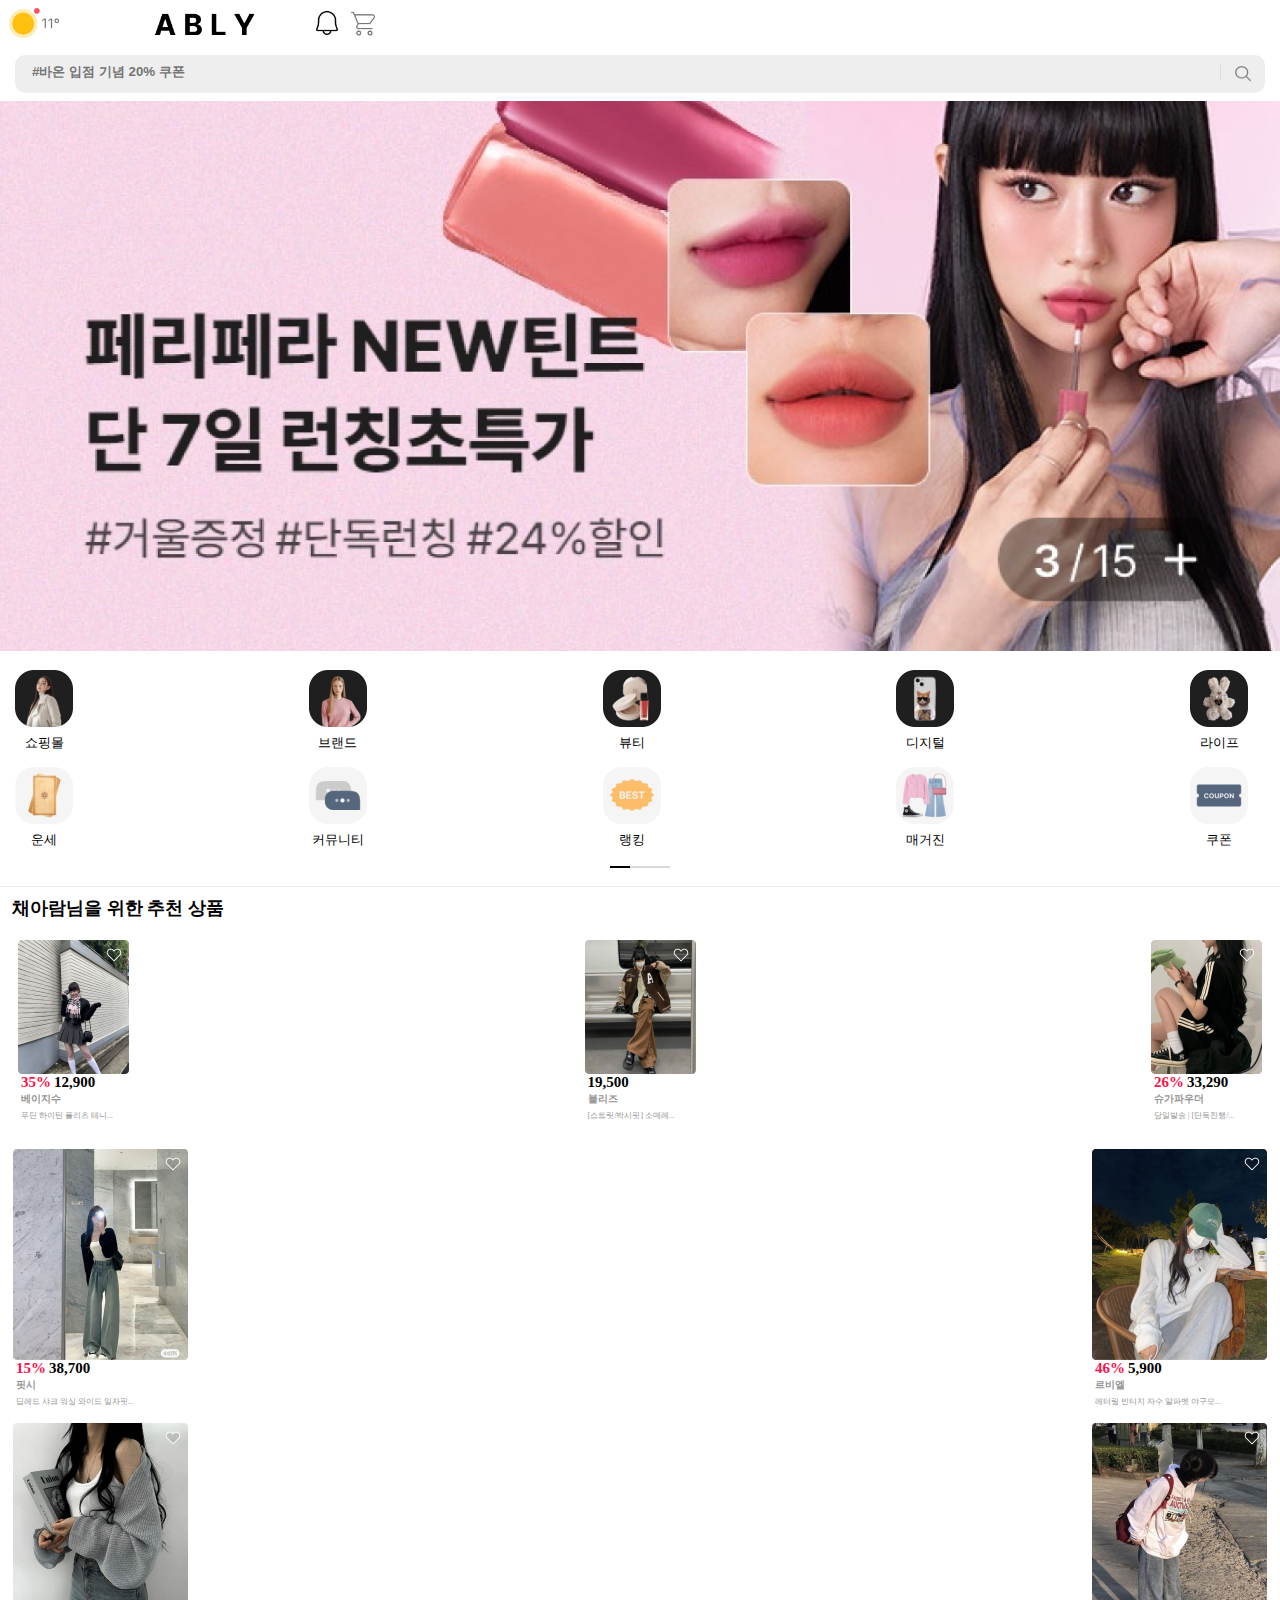
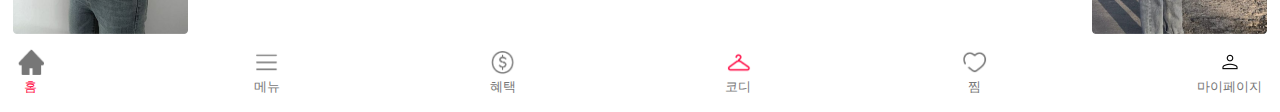
<file: index.html>
<!DOCTYPE html>
<html lang="en">

<head>
    <meta charset="UTF-8">
    <meta name="viewport" content="width=device-width, initial-scale=1.0">
    <link rel="stylesheet" href="main.css">
    <title>Document</title>
</head>

<body>
    <div class="container">
        <div class="logo">
            <div class="날씨">
                <img src="Group 2.png" alt="" width="50px">
            </div>
            <div class="main">
                <img src="A B L Y.png" alt="" width="100px">
            </div>
            <div class="menu">
                <img src="ph_bell-light.png" alt="" width="30px">
                <img src="mdi-light_cart.png" alt="" width="30px">
            </div>
        </div>
        <div class="search">
            <form action="">
                <input type="search" placeholder="#바온 입점 기념 20% 쿠폰">
            </form>
            <div>
                <img src="search.png" alt="" width="100%">
            </div>
        </div>
        <div class="vaner">
            <img src="image 1.png" alt="">
        </div>
        <div class="Kategorie">
            <div class="카테고리">
                <img src="image 2.png" alt="" width="58px">
                <p>쇼핑몰</p>
            </div>
            <a href="brand.html">
                <div class="카테고리">
                    <img src="image 3.png" alt="" width="58px">
                    <p>브랜드</p>
                </div>
            </a>

            <div class="카테고리">
                <img src="image 4.png" alt="" width="58px">
                <p>뷰티</p>
            </div>
            <div class="카테고리">
                <img src="image 5.png" alt="" width="58px">
                <p>디지털</p>
            </div>
            <div class="카테고리">
                <img src="image 6.png" alt="" width="58px">
                <p>라이프</p>
            </div>
        </div>
        <div class="Kategorie2">
            <div class="카테고리">
                <img src="image 8.png" alt="" width="58px">
                <p>운세</p>
            </div>
            <div class="카테고리">
                <img src="image 9.png" alt="" width="58px">
                <p>커뮤니티</p>
            </div>
            <div class="카테고리">
                <img src="image 10.png" alt="" width="58px">
                <p>랭킹</p>
            </div>
            <div class="카테고리">
                <img src="image 11.png" alt="" width="58px">
                <p>매거진</p>
            </div>
            <div class="카테고리">
                <img src="image 12.png" alt="" width="58px">
                <p>쿠폰</p>
            </div>
        </div>
        <div class="컨트롤">
            <div class="컨트롤바">
                <div class="컨트롤바2"></div>
            </div>
        </div>
        <div class="rudrp">
            <div class="선"></div>
        </div>
        <div class="제목">
            <p>채아람님을 위한 추천 상품</p>
        </div>
        <div class="product">
            <div class="pro_list">
                <div class="pro_img">
                    <img src="image 13.png" alt="" width="100%">
                </div>
                <p><span style="color: #FF1049;">35%</span>12,900</p>
                <h1>베이지수</h1>
                <h2>푸딘 하이틴 플리츠 테니...</h2>
                <div class="heart">
                    <img src="Group 10.png" alt="" width="18px">
                </div>
            </div>
            <div class="pro_list">
                <div class="pro_img">
                    <img src="image 14.png" alt="" width="100%">
                </div>
                <p>19,500</p>
                <h1>블리즈</h1>
                <h2>[스트릿/박시핏] 소매레...</h2>
                <div class="heart">
                    <img src="Group 10.png" alt="" width="18px">
                </div>
            </div>
            <a href="webpage.html">
                <div class="pro_list">
                    <div class="pro_img">
                        <img src="image 15.png" alt="" width="100%">
                    </div>
                    <p><span style="color: #FF1049;">26%</span>33,290</p>
                    <h1>슈가파우더</h1>
                    <h2>당일발송 | [단독진행/...</h2>
                    <div class="heart">
                        <img src="Group 10.png" alt="" width="18px">
                    </div>
                </div>
            </a>
        </div>
        <div class="product2">
            <div class="pro_list">
                <div class="pro_img2">
                    <img src="image 16.png" alt="" width="100%">
                </div>
                <p><span style="color: #FF1049;">15%</span>38,700</p>
                <h1>핏시</h1>
                <h2>딥레드 샤크 워싱 와이드 일자핏...</h2>
                <div class="heart">
                    <img src="Group 10.png" alt="" width="18px">
                </div>
            </div>
            <div class="pro_list">
                <div class="pro_img2">
                    <img src="image 17.png" alt="" width="100%">
                </div>
                <p><span style="color: #FF1049;">46%</span>5,900</p>
                <h1>르비엘</h1>
                <h2>레터링 빈티지 자수 알파벳 야구모...</h2>
                <div class="heart">
                    <img src="Group 10.png" alt="" width="18px">
                </div>
            </div>
        </div>
        <div class="product2">
            <div class="pro_list">
                <div class="pro_img2">
                    <img src="image 18.png" alt="" width="100%">
                </div>
                <div class="heart">
                    <img src="Group 10.png" alt="" width="18px">
                </div>
            </div>
            <div class="pro_list">
                <div class="pro_img2">
                    <img src="image 19.png" alt="" width="100%">
                </div>
                <div class="heart">
                    <img src="Group 10.png" alt="" width="18px">
                </div>
            </div>
        </div>
        <div class="nav_bar">
            <div class="icon">
                <div class="icon_img">
                    <img src="Vector.png" alt="" width="100%">
                </div>
                <p><span style="color: #FF1049;">홈</span></p>
            </div>
            <div class="icon">
                <div class="icon_img">
                    <img src="Group 9.png" alt="" width="100%">
                </div>
                <p><span style="color: #777;">메뉴</span></p>
            </div>
            <div class="icon">
                <div class="icon_img">
                    <img src="iconoir_coin.png" alt="" width="100%">
                </div>
                <p><span style="color: #777;">혜택</span></p>
            </div>
            <a href="cody.html">
                <div class="icon">
                    <div class="icon_img">
                        <img src="solar_hanger-bold.png" alt="" width="100%">
                    </div>
                    <p><span style="color: #777;">코디</span></p>
                </div>
            </a>
            <div class="icon">
                <div class="icon_img">
                    <img src="solar_heart-broken.png" alt="" width="100%">
                </div>
                <p><span style="color: #777;">찜</span></p>
            </div>
            <div class="icon">
                <div class="icon_img">
                    <img src="material-symbols-light_person-outline.png" alt="" width="100%">
                </div>
                <p><span style="color: #777;">마이페이지</span></p>
            </div>
        </div>
    </div>

</body>

</html>
</file>
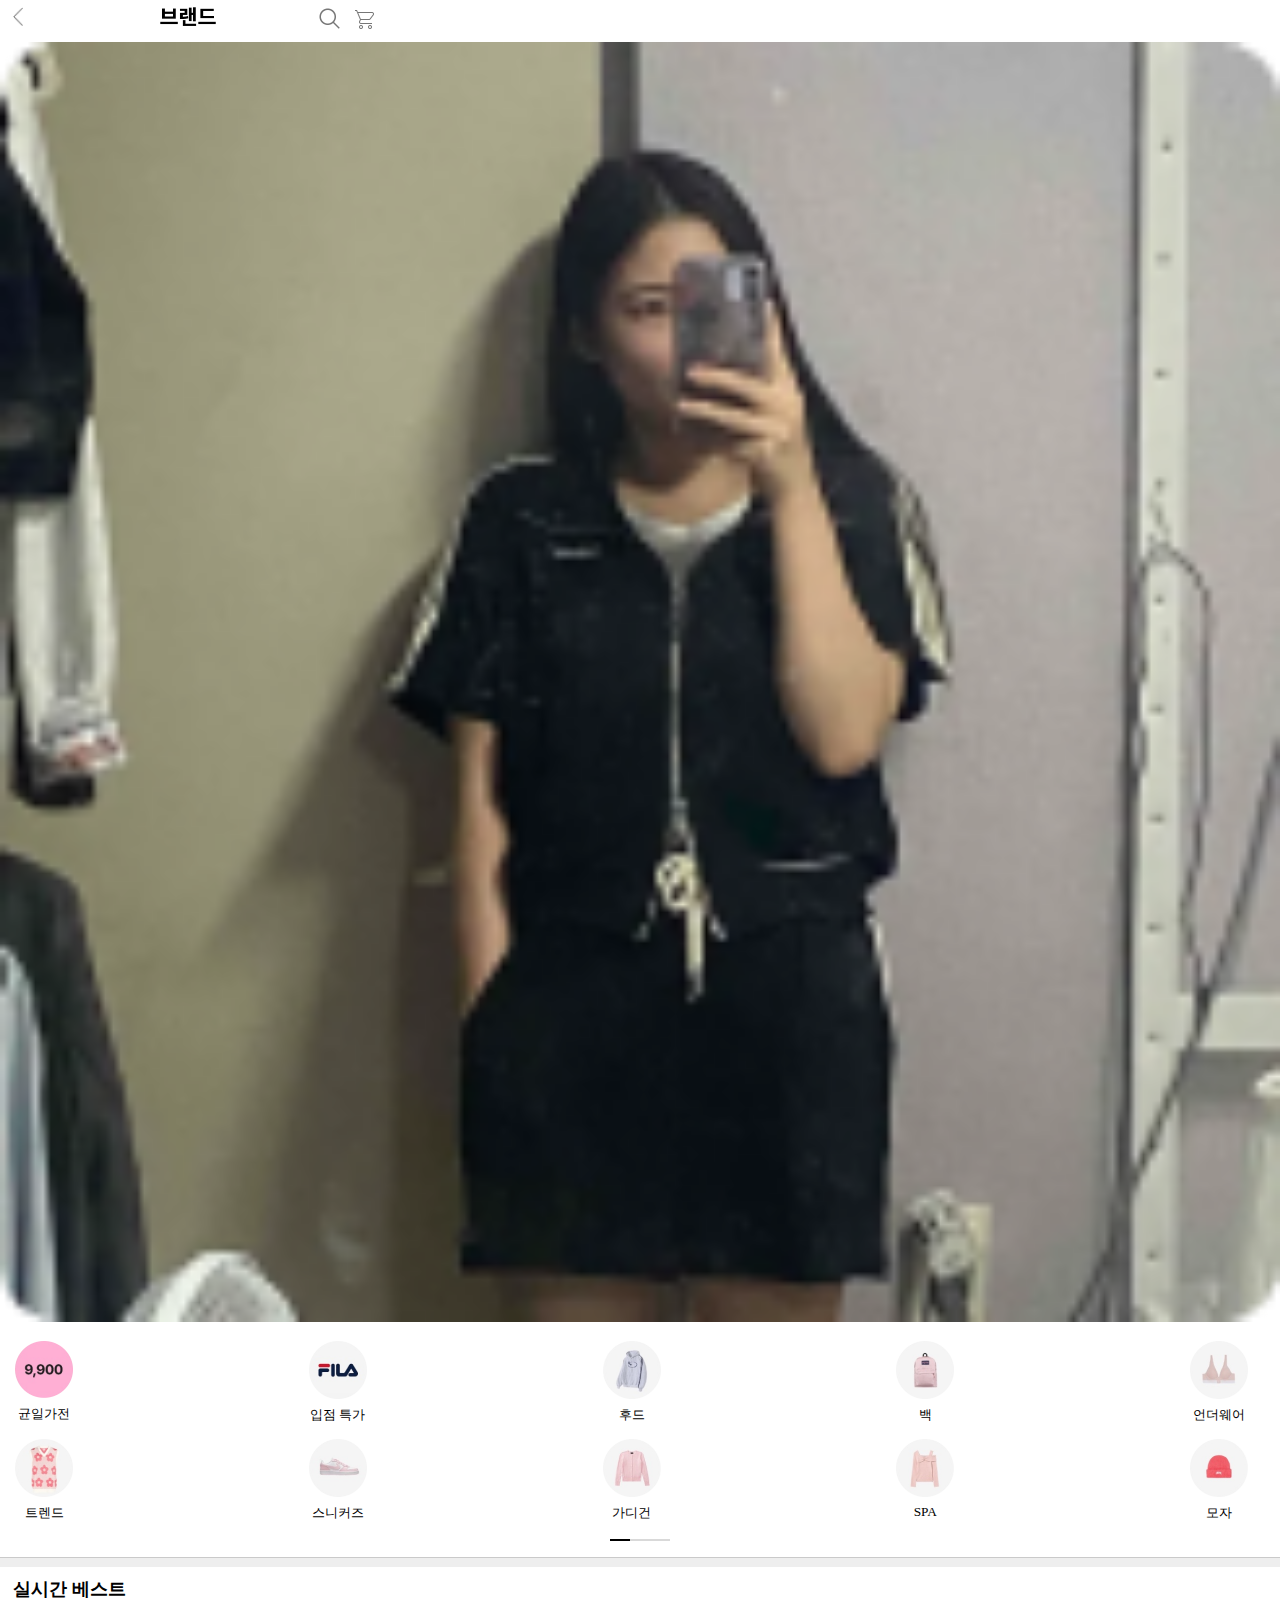
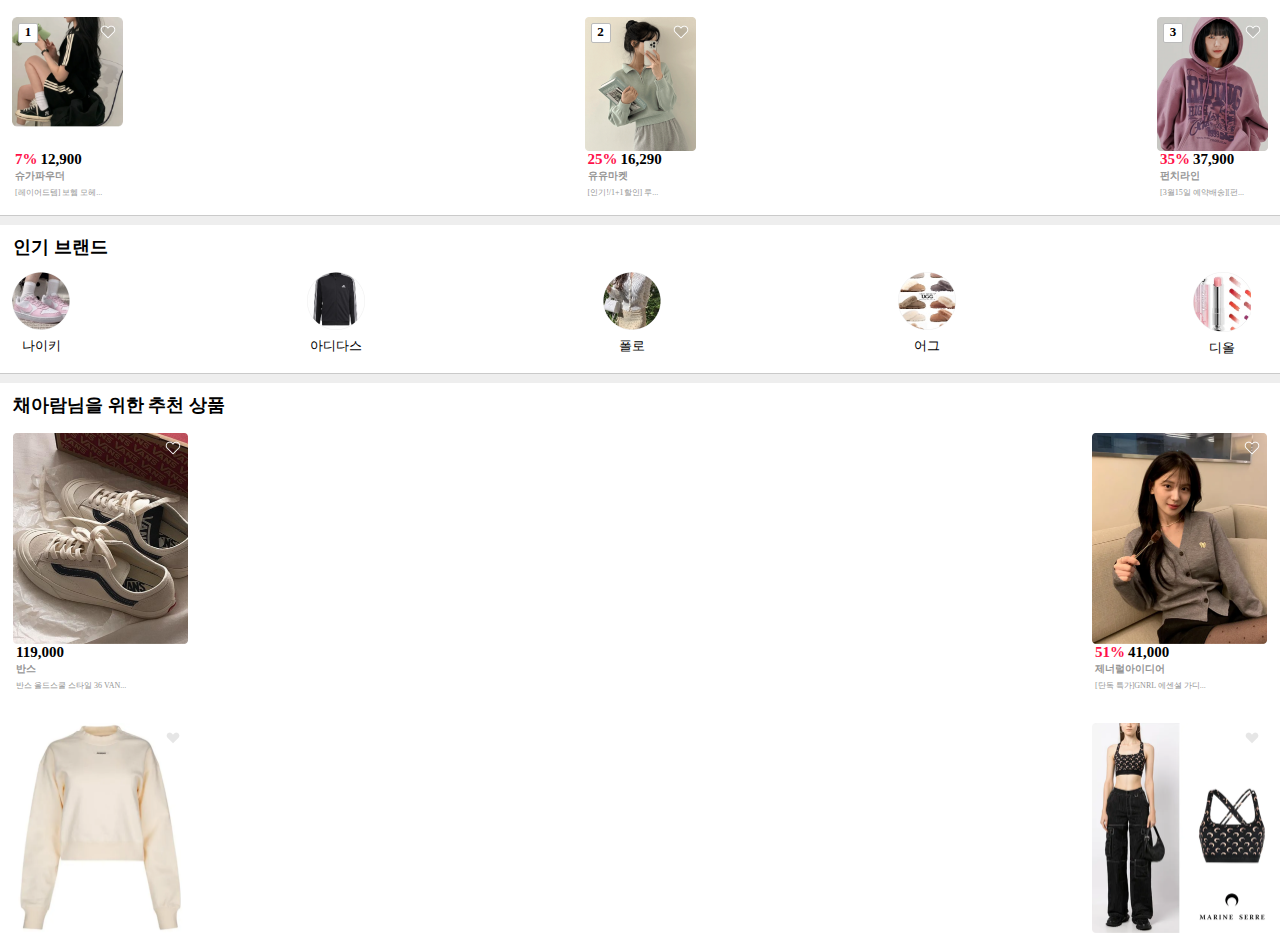
<file: brand.html>
<!DOCTYPE html>
<html lang="en">
<head>
    <meta charset="UTF-8">
    <meta name="viewport" content="width=device-width, initial-scale=1.0">
    <link rel="stylesheet" href="brand.css">
    <title>Document</title>
</head>
<body>
    <div class="container">
        <div class="logo">
            <a href="index.html">
                <div class="back">
                    <img src="Vector 33.png" alt="" width="100%">
                </div>
            </a>
            <div class="main">
                <img src="브랜드.png" alt="" width="100%">
            </div>
            <div class="menu">
                <img src="carbon_search.png" alt="">
                <img src="mdi-light_cart.png" alt="">
            </div>
        </div>
        <div class="vaner">
            <img src="image 20.png" alt="">
        </div>
        <div class="Kategorie">
            <div class="카테고리">
                <img src="Ellipse 5.png" alt="" width="58px">
                <p>균일가전</p>
            </div>
            <div class="카테고리">
                <img src="Ellipse 6.png" alt="" width="58px">
                <p>입점 특가</p>
            </div>
            <div class="카테고리">
                <img src="Ellipse 7.png" alt="" width="58px">
                <p>후드</p>
            </div>
            <div class="카테고리">
                <img src="Ellipse 8.png" alt="" width="58px">
                <p>백</p>
            </div>
            <div class="카테고리">
                <img src="Ellipse 9.png" alt="" width="58px">
                <p>언더웨어</p>
            </div>
        </div>
        <div class="Kategorie2">
            <div class="카테고리">
                <img src="Ellipse 11.png" alt="" width="58px">
                <p>트렌드</p>
            </div>
            <div class="카테고리">
                <img src="Ellipse 12.png" alt="" width="58px">
                <p>스니커즈</p>
            </div>
            <div class="카테고리">
                <img src="Ellipse 13.png" alt="" width="58px">
                <p>가디건</p>
            </div>
            <div class="카테고리">
                <img src="Ellipse 14.png" alt="" width="58px">
                <p>SPA</p>
            </div>
            <div class="카테고리">
                <img src="Ellipse 15.png" alt="" width="58px">
                <p>모자</p>
            </div>
        </div>
        <div class="컨트롤">
            <div class="컨트롤바">
                <div class="컨트롤바2"></div>
            </div>
        </div>
        <div class="boundary">
            <div class="boundary_box"></div>
        </div>
        <div class="title">
            <p>실시간 베스트</p>
        </div>
        <div class="best">
            <div class="best_list">
                <div class="pro_img">
                    <img src="image 21.png" alt="" width="100%">
                </div>
                <p><span style="color: #FF1049;">7%</span>12,900</p>
                <h1>슈가파우더</h1>
                <h2>[레이어드템] 보헴 모헤...</h2>
                <div class="heart">
                    <img src="Group 10.png" alt="" width="18px">
                </div>
                <div class="ranking">
                    <div class="ranking_box">
                        <p>1</p>
                    </div>
                </div>
            </div>
            <div class="best_list">
                <div class="pro_img">
                    <img src="image 22.png" alt="" width="100%">
                </div>
                <p><span style="color: #FF1049;">25%</span>16,290</p>
                <h1>유유마켓</h1>
                <h2>[인기!/1+1할인] 루...</h2>
                <div class="heart">
                    <img src="Group 10.png" alt="" width="18px">
                </div>
                <div class="ranking">
                    <div class="ranking_box">
                        <p>2</p>
                    </div>
                </div>
            </div>
            <div class="best_list">
                <div class="pro_img">
                    <img src="image 23.png" alt="" width="100%">
                </div>
                <p><span style="color: #FF1049;">35%</span>37,900</p>
                <h1>펀치라인</h1>
                <h2>[3월15일 예약배송][펀...</h2>
                <div class="heart">
                    <img src="Group 10.png" alt="" width="18px">
                </div>
                <div class="ranking">
                    <div class="ranking_box">
                        <p>3</p>
                    </div>
                </div>
            </div>  
        </div>
        <div class="boundary2">
            <div class="boundary_box"></div>
        </div>
        <div class="title">
            <p>인기 브랜드</p>
        </div>
        <div class="Kategorie3">
            <div class="카테고리">
                <img src="Ellipse 17.png" alt="" width="58px">
                <p>나이키</p>
            </div>
            <div class="카테고리">
                <img src="Ellipse 18.png" alt="" width="58px">
                <p>아디다스</p>
            </div>
            <div class="카테고리">
                <img src="Ellipse 19.png" alt="" width="58px">
                <p>폴로</p>
            </div>
            <div class="카테고리">
                <img src="Ellipse 20.png" alt="" width="58px">
                <p>어그</p>
            </div>
            <div class="카테고리">
                <img src="Ellipse 21.png" alt="" width="58px">
                <p>디올</p>
            </div>
        </div>
        <div class="boundary">
            <div class="boundary_box"></div>
        </div>
        <div class="title">
            <p>채아람님을 위한 추천 상품</p>
        </div>
        <div class="product2">
            <div class="pro_list">
                <div class="pro_img2">
                    <img src="image 24.png" alt="" width="100%">
                </div>
                <p>119,000</p>
                <h1>반스</h1>
                <h2>반스 올드스쿨 스타일 36 VAN...</h2>
                <div class="heart">
                    <img src="Group 10.png" alt="" width="18px">
                </div>
            </div>
            <div class="pro_list">
                <div class="pro_img2">
                    <img src="image 25.png" alt="" width="100%">
                </div>
                <p><span style="color: #FF1049;">51%</span>41,000</p>
                <h1>제너럴아이디어</h1>
                <h2>[단독 특가]GNRL 에센셜 가디...</h2>
                <div class="heart">
                    <img src="Group 10.png" alt="" width="18px">
                </div>
            </div>
        </div>
        <div class="product2">
            <div class="pro_list">
                <div class="pro_img2">
                    <img src="image 26.png" alt="" width="100%">
                </div>
                <div class="heart">
                    <img src="Group 10.png" alt="" width="18px">
                </div>
            </div>
            <div class="pro_list">
                <div class="pro_img2">
                    <img src="image 27.png" alt="" width="100%">
                </div>
                <div class="heart">
                    <img src="Group 10.png" alt="" width="18px">
                </div>
            </div>
        </div>
    </div>
</body>
</html>
</file>
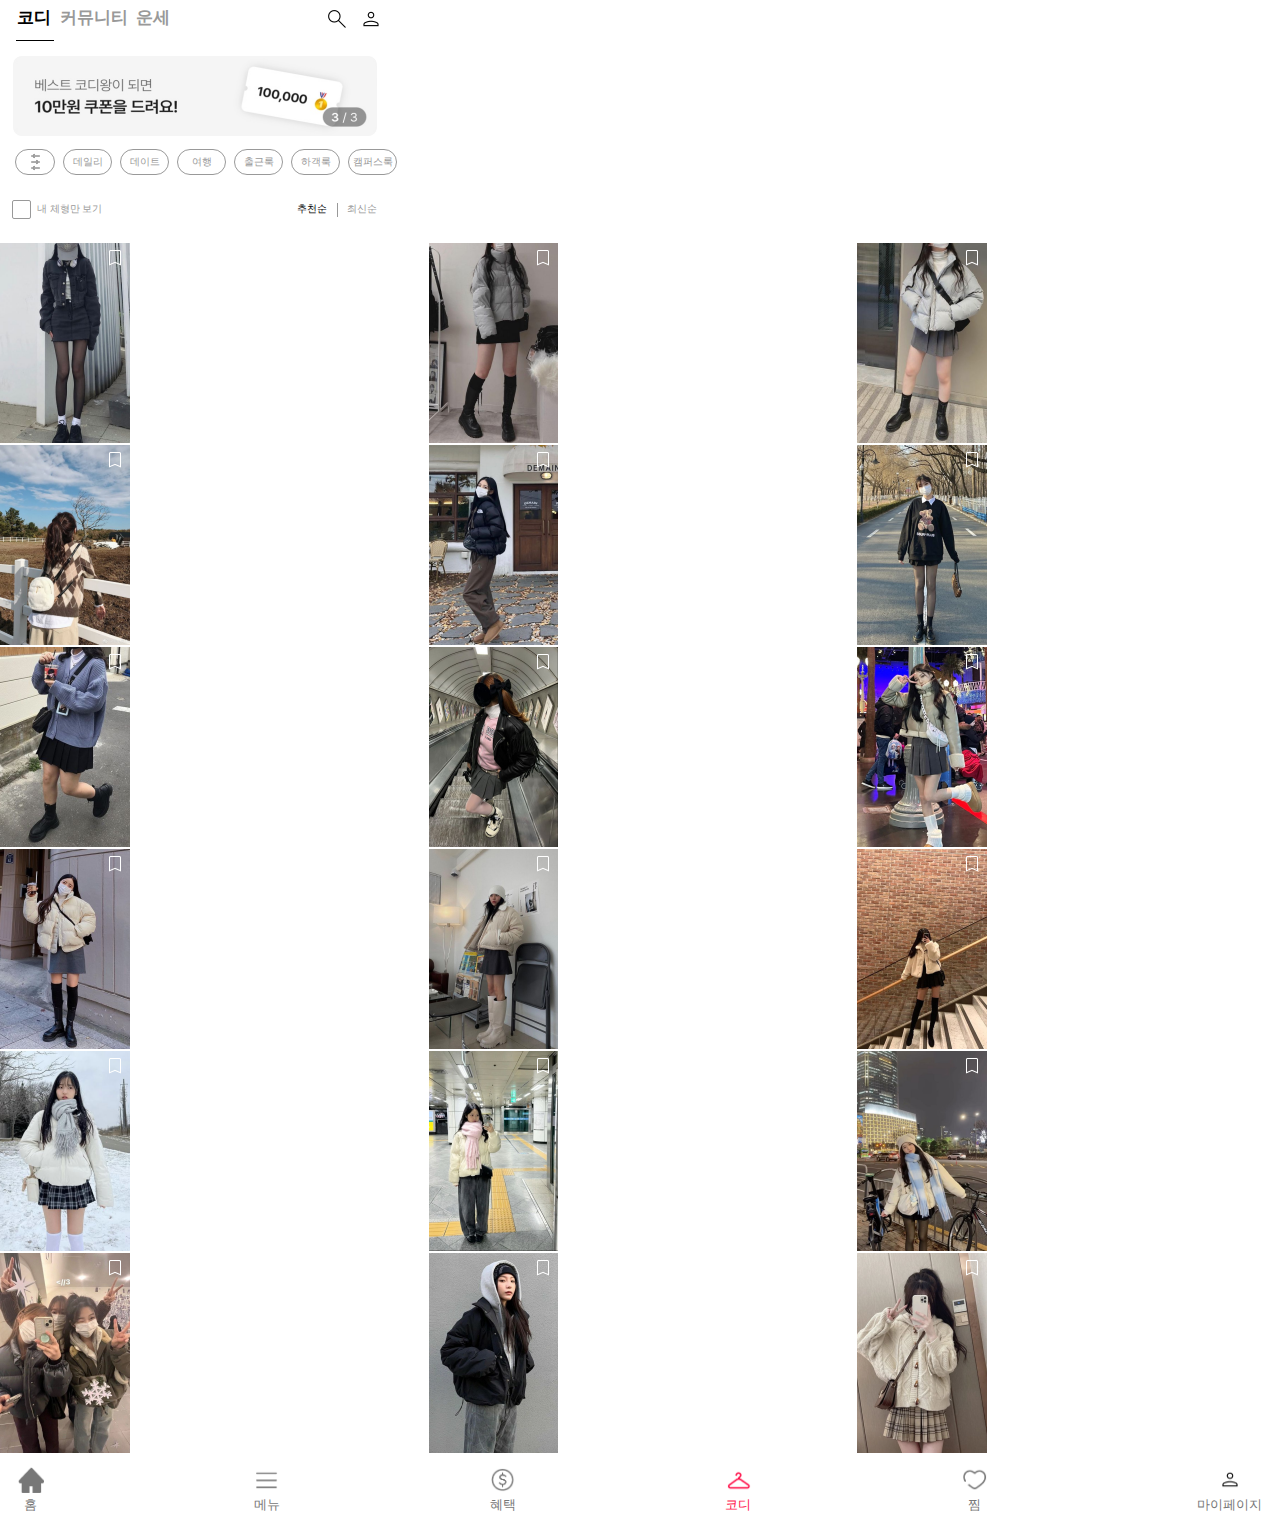
<file: cody.html>
<!DOCTYPE html>
<html lang="en">

<head>
    <meta charset="UTF-8">
    <meta name="viewport" content="width=device-width, initial-scale=1.0">
    <link rel="stylesheet" href="cody.css">
    <title>Document</title>
</head>

<body>
    <div class="container">
        <div class="Kategorie">
            <div class="word">
                <h1>코디</h1>
            </div>
            <div class="rudrp">
                <div class="선"></div>
            </div>
            <h2>커뮤니티</h2>
            <h3>운세</h3>
            <div class="menu">
                <img src="material-symbols-light_search.png" alt="">
                <img src="material-symbols-light_person-outline.png" alt="">
            </div>
        </div>
        <div style="clear: both;"></div>
        <div class="vaner">
            <img src="Rectangle 54.png" alt="" width="100%">
        </div>
        <div class="adjustment">
            <div class="ad">
                <div class="ad_box">
                    <img src="heroicons_adjustments-horizontal.png" alt="">
                </div>
            </div>
            <div class="daily">
                <div class="daily_box">
                    <p>데일리</p>
                </div>
            </div>
            <div class="date">
                <div class="daily_box">
                    <p>데이트</p>
                </div>
            </div>
            <div class="travel">
                <div class="daily_box">
                    <p>여행</p>
                </div>
            </div>
            <div class="work">
                <div class="daily_box">
                    <p>출근룩</p>
                </div>
            </div>
            <div class="guest">
                <div class="daily_box">
                    <p>하객룩</p>
                </div>
            </div>
            <div class="campus">
                <div class="daily_box">
                    <p>캠퍼스룩</p>
                </div>
            </div>
        </div>
        <div class="check">
            <div class="check_box"></div>
            <p>내 체형만 보기</p>
            <h1>추천순</h1>
            <div class="tpfh">
                <div class="tpfhtjs"></div>
            </div>
            <h2>최신순</h2>
        </div>
        <div class="grid">
            <div class="grid_container">
                <div class="grid_img">
                    <img src="image 31.png" alt="">
                </div>
                <div class="bookmark">
                    <img src="material-symbols-light_bookmark-outline.png" alt="" width="24px">
                </div>
            </div>
            <div class="grid_container">
                <div class="grid_img2">
                    <img src="image 32.png" alt="">
                </div>
                <div class="bookmark">
                    <img src="material-symbols-light_bookmark-outline.png" alt="" width="24px">
                </div>
            </div>
            <div class="grid_container">
                <div class="grid_img">
                    <img src="image 33.png" alt="">
                </div>
                <div class="bookmark">
                    <img src="material-symbols-light_bookmark-outline.png" alt="" width="24px">
                </div>
            </div>
            <div class="grid_container">
                <div class="grid_img">
                    <img src="image 34.png" alt="">
                </div>
                <div class="bookmark">
                    <img src="material-symbols-light_bookmark-outline.png" alt="" width="24px">
                </div>
            </div>
            <div class="grid_container">
                <div class="grid_img2">
                    <img src="image 35.png" alt="">
                </div>
                <div class="bookmark">
                    <img src="material-symbols-light_bookmark-outline.png" alt="" width="24px">
                </div>
            </div>
            <div class="grid_container">
                <div class="grid_img">
                    <img src="image 36.png" alt="">
                </div>
                <div class="bookmark">
                    <img src="material-symbols-light_bookmark-outline.png" alt="" width="24px">
                </div>
            </div>
            <div class="grid_container">
                <div class="grid_img">
                    <img src="image 37.png" alt="">
                </div>
                <div class="bookmark">
                    <img src="material-symbols-light_bookmark-outline.png" alt="" width="24px">
                </div>
            </div>
            <div class="grid_container">
                <div class="grid_img2">
                    <img src="image 38.png" alt="">
                </div>
                <div class="bookmark">
                    <img src="material-symbols-light_bookmark-outline.png" alt="" width="24px">
                </div>
            </div>
            <div class="grid_container">
                <div class="grid_img">
                    <img src="image 39.png" alt="">
                </div>
                <div class="bookmark">
                    <img src="material-symbols-light_bookmark-outline.png" alt="" width="24px">
                </div>
            </div>
            <div class="grid_container">
                <div class="grid_img">
                    <img src="image 40.png" alt="">
                </div>
                <div class="bookmark">
                    <img src="material-symbols-light_bookmark-outline.png" alt="" width="24px">
                </div>
            </div>
            <div class="grid_container">
                <div class="grid_img2">
                    <img src="image 41.png" alt="">
                </div>
                <div class="bookmark">
                    <img src="material-symbols-light_bookmark-outline.png" alt="" width="24px">
                </div>
            </div>
            <div class="grid_container">
                <div class="grid_img">
                    <img src="image 42.png" alt="">
                </div>
                <div class="bookmark">
                    <img src="material-symbols-light_bookmark-outline.png" alt="" width="24px">
                </div>
            </div>
            <div class="grid_container">
                <div class="grid_img">
                    <img src="image 43.png" alt="">
                </div>
                <div class="bookmark">
                    <img src="material-symbols-light_bookmark-outline.png" alt="" width="24px">
                </div>
            </div>
            <div class="grid_container">
                <div class="grid_img2">
                    <img src="image 44.png" alt="">
                </div>
                <div class="bookmark">
                    <img src="material-symbols-light_bookmark-outline.png" alt="" width="24px">
                </div>
            </div>
            <div class="grid_container">
                <div class="grid_img">
                    <img src="image 45.png" alt="">
                </div>
                <div class="bookmark">
                    <img src="material-symbols-light_bookmark-outline.png" alt="" width="24px">
                </div>
            </div>
            <div class="grid_container">
                <div class="grid_img">
                    <img src="image 46.png" alt="">
                </div>
                <div class="bookmark">
                    <img src="material-symbols-light_bookmark-outline.png" alt="" width="24px">
                </div>
            </div>
            <div class="grid_container">
                <div class="grid_img2">
                    <img src="image 47.png" alt="">
                </div>
                <div class="bookmark">
                    <img src="material-symbols-light_bookmark-outline.png" alt="" width="24px">
                </div>
            </div>
            <div class="grid_container">
                <div class="grid_img">
                    <img src="image 48.png" alt="">
                </div>
                <div class="bookmark">
                    <img src="material-symbols-light_bookmark-outline.png" alt="" width="24px">
                </div>
            </div>
        </div>
        <div class="nav_bar">
            <a href="index.html">
                <div class="icon">
                    <div class="icon_img">
                        <img src="Vector.png" alt="" width="100%">
                    </div>
                    <p><span style="color: #777;">홈</span></p>
                </div>
            </a>
            <div class="icon">
                <div class="icon_img">
                    <img src="Group 9.png" alt="" width="100%">
                </div>
                <p><span style="color: #777;">메뉴</span></p>
            </div>
            <div class="icon">
                <div class="icon_img">
                    <img src="iconoir_coin.png" alt="" width="100%">
                </div>
                <p><span style="color: #777;">혜택</span></p>
            </div>
            <div class="icon">
                <div class="icon_img">
                    <img src="solar_hanger-bold.png" alt="" width="100%">
                </div>
                <p><span style="color: #ff1049">코디</span></p>
            </div>
            <div class="icon">
                <div class="icon_img">
                    <img src="solar_heart-broken.png" alt="" width="100%">
                </div>
                <p><span style="color: #777;">찜</span></p>
            </div>
            <div class="icon">
                <div class="icon_img">
                    <img src="material-symbols-light_person-outline.png" alt="" width="100%">
                </div>
                <p><span style="color: #777;">마이페이지</span></p>
            </div>
        </div>
    </div>

</body>

</html>
</file>
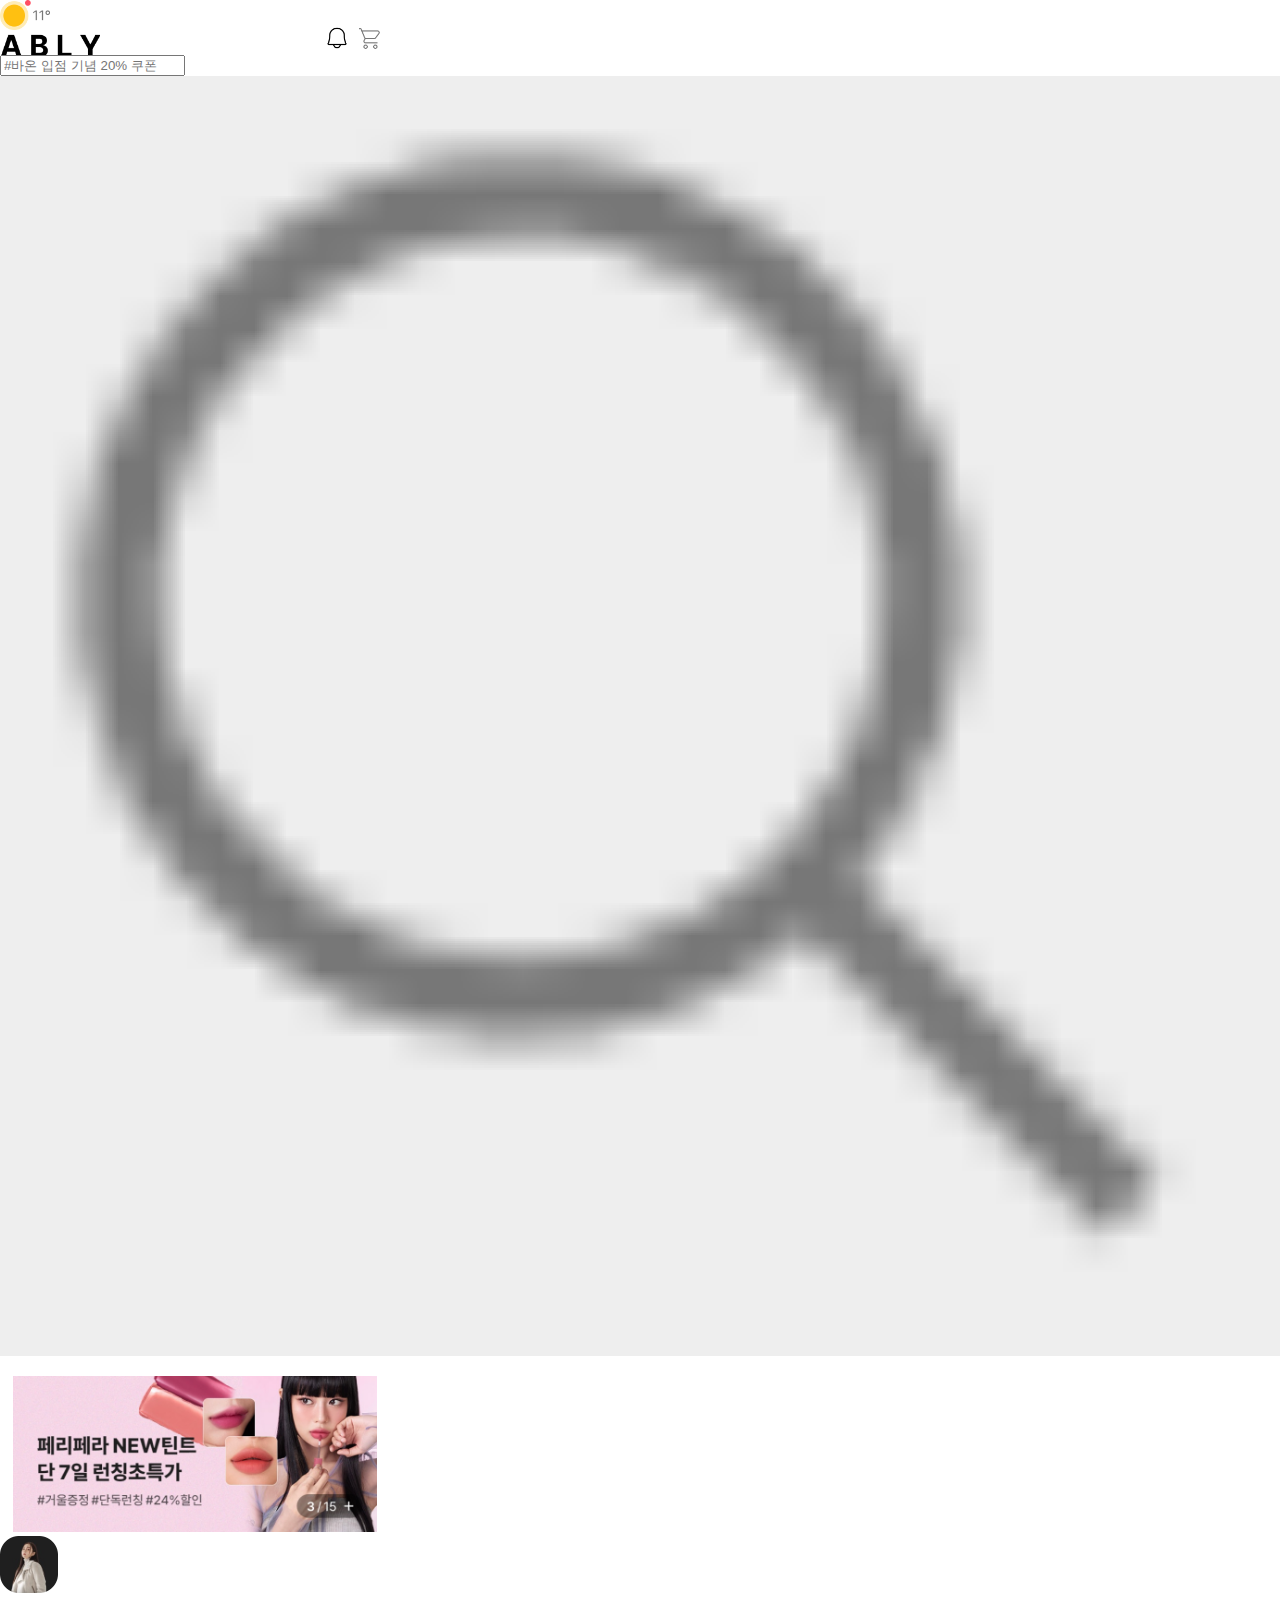
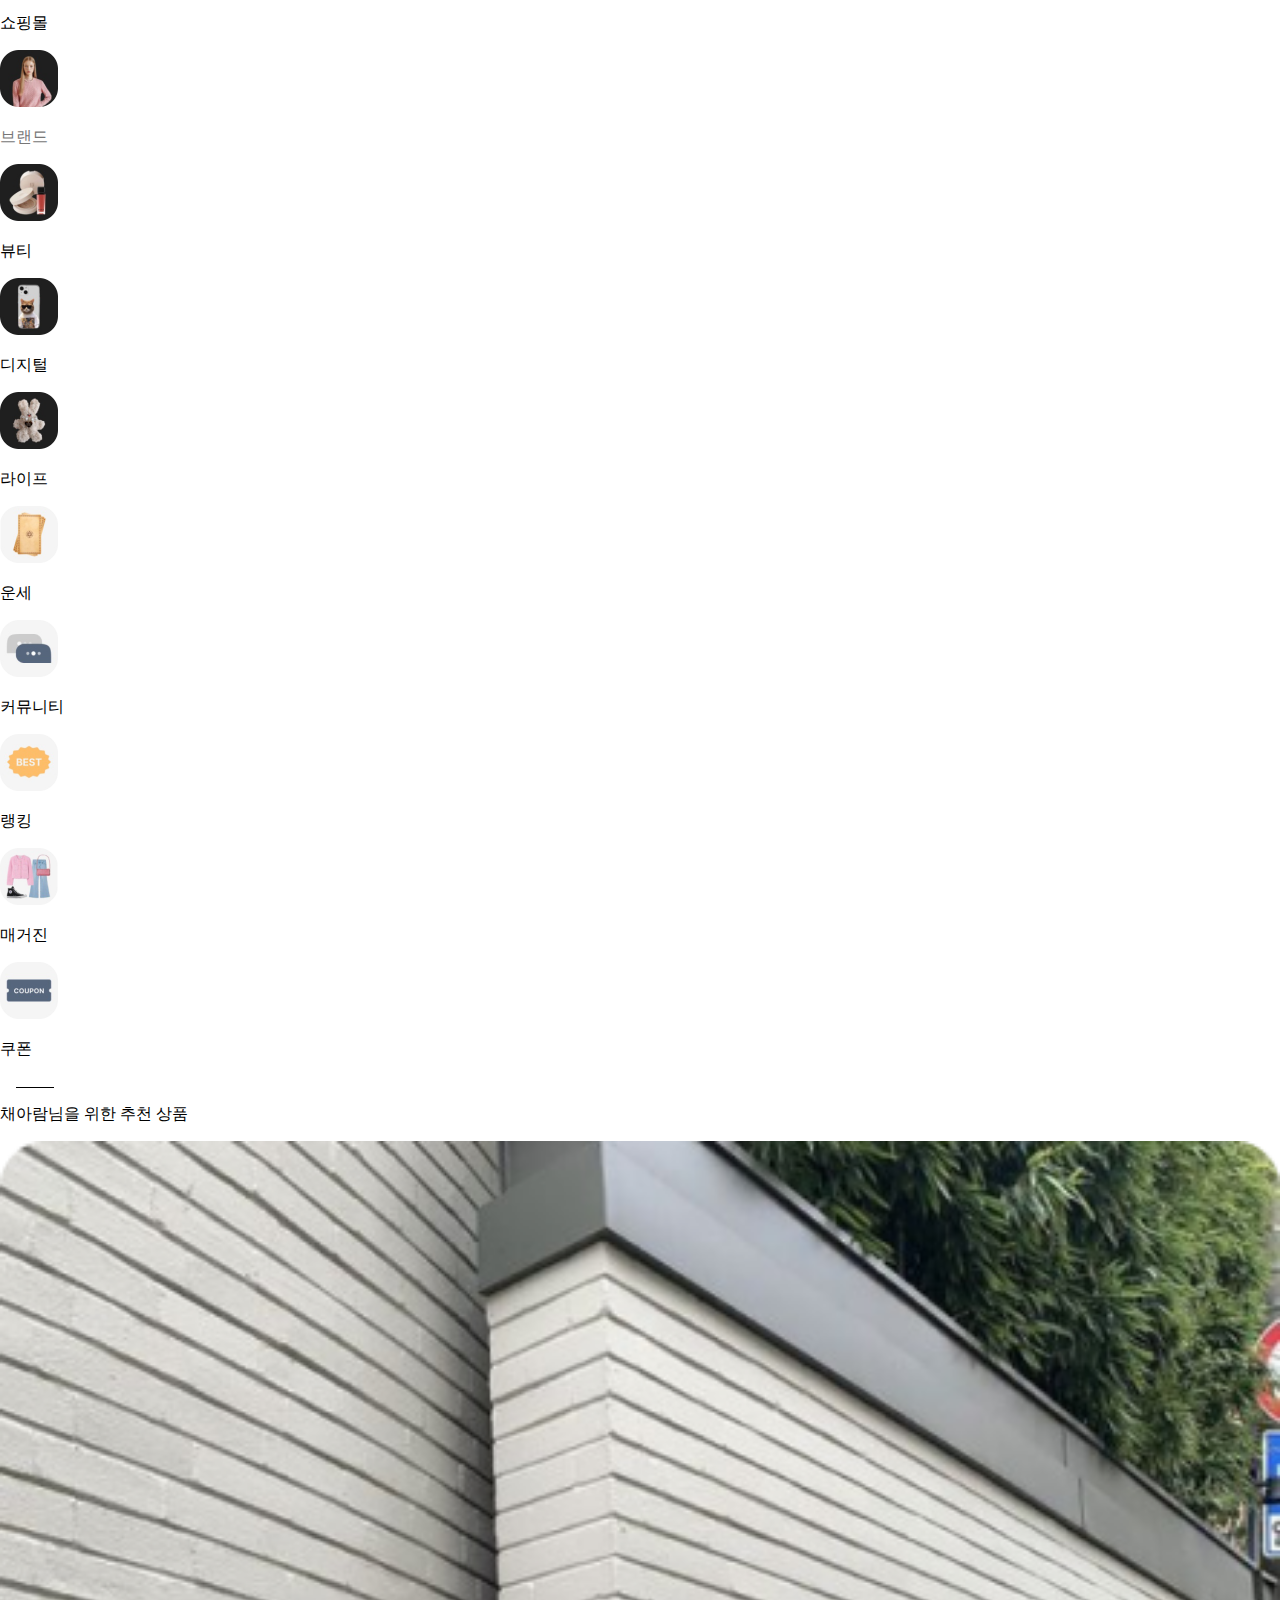
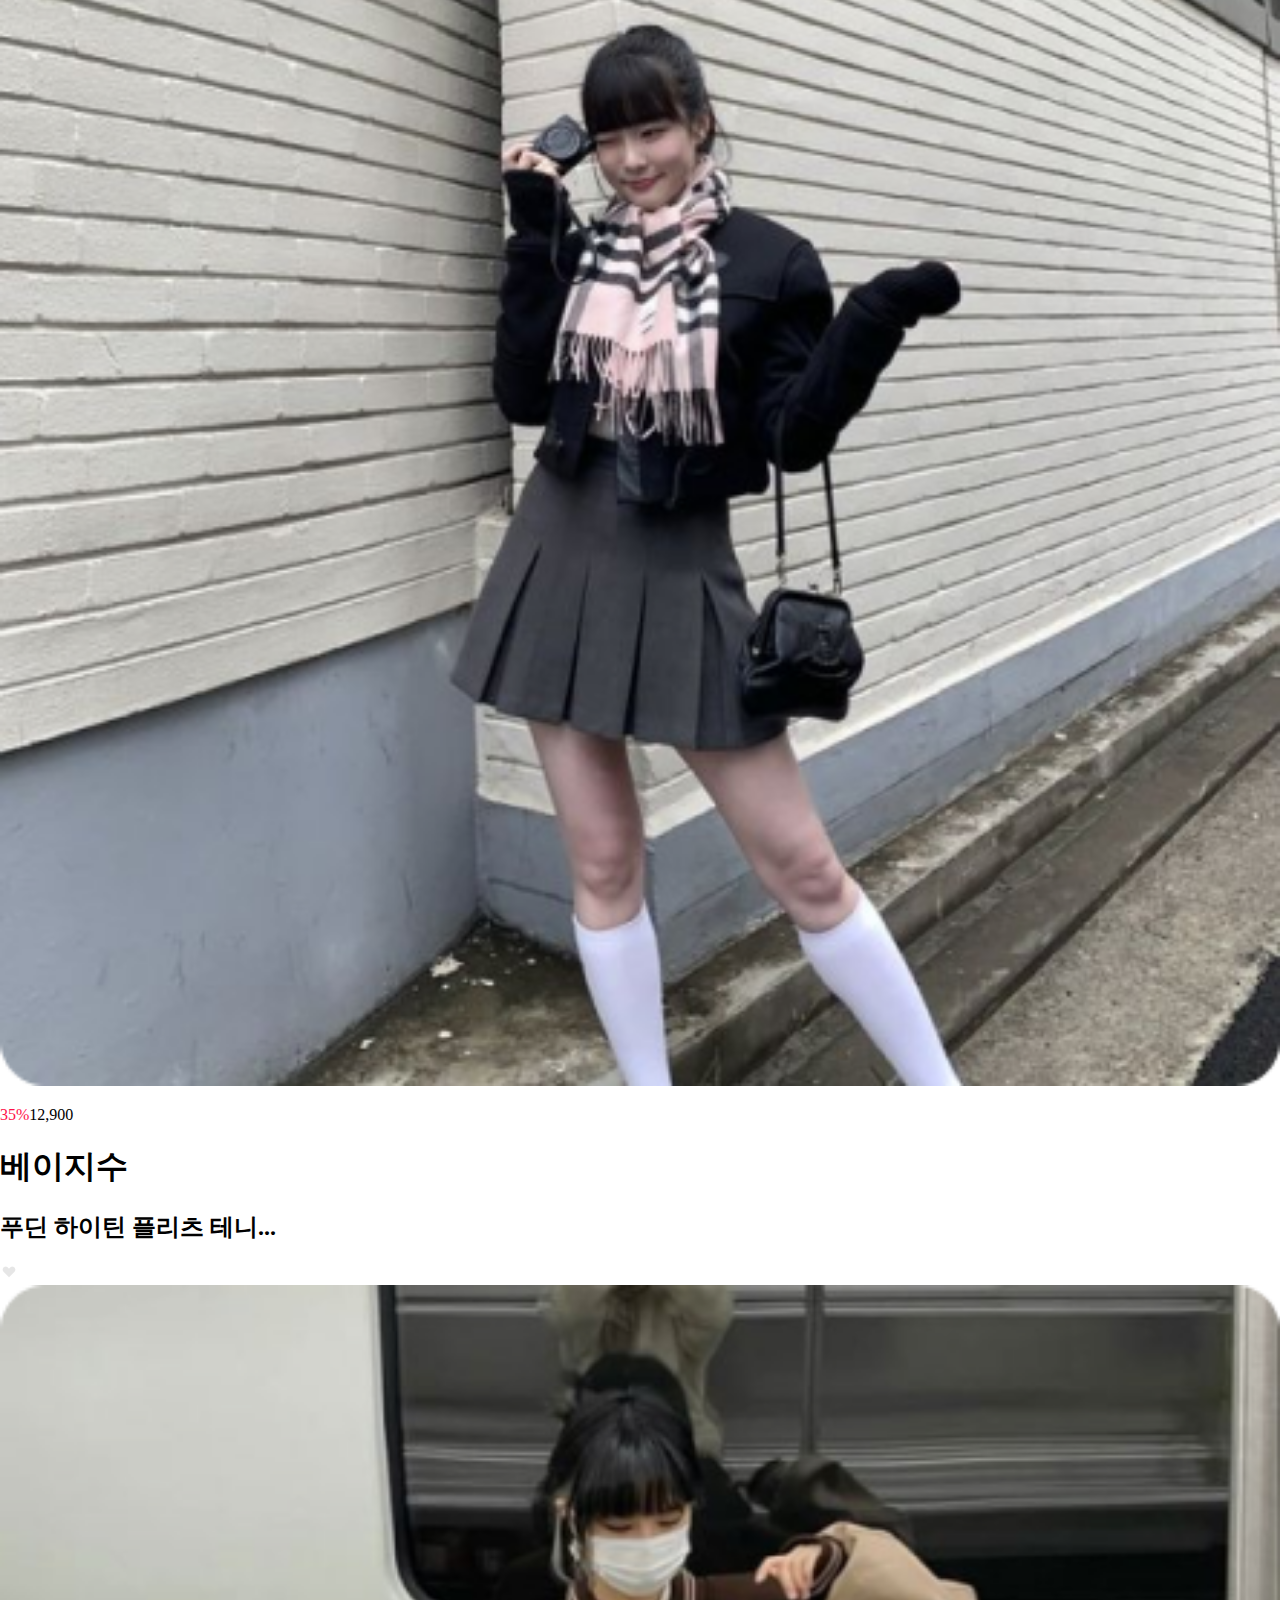
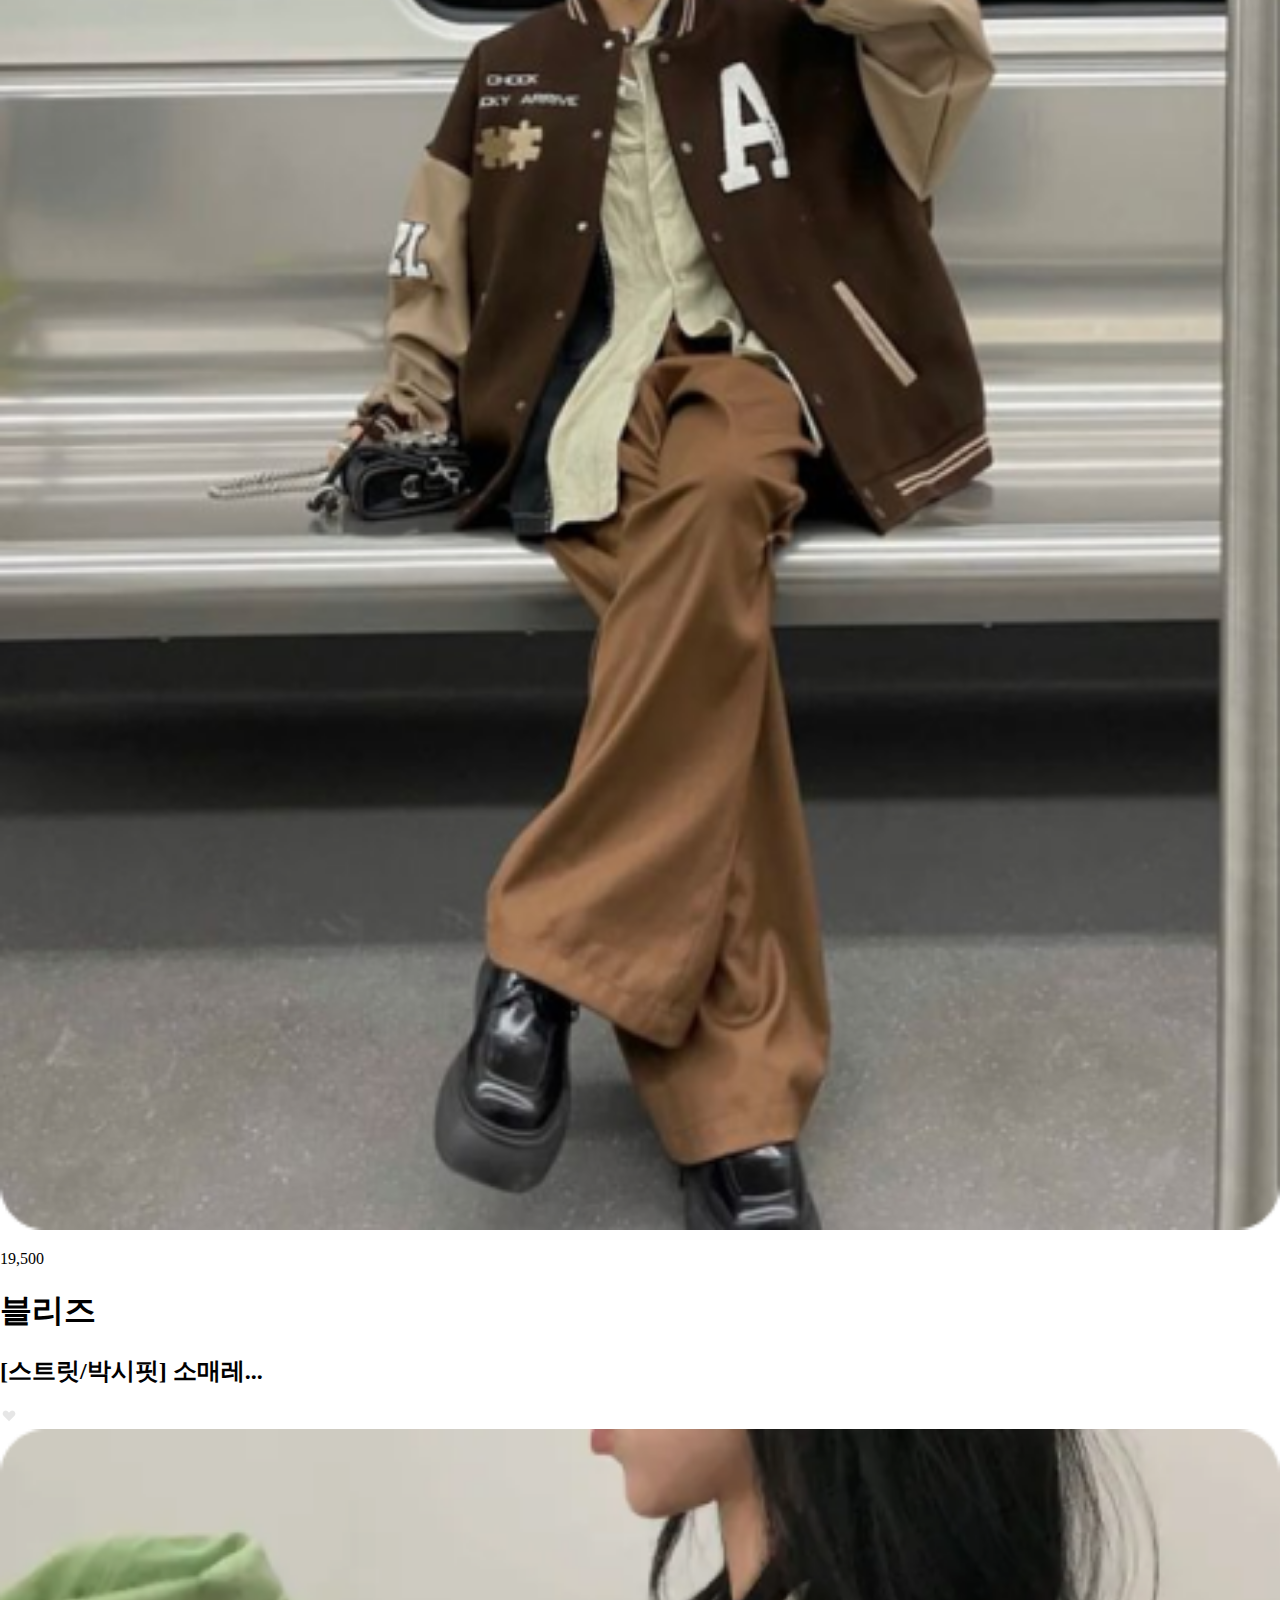
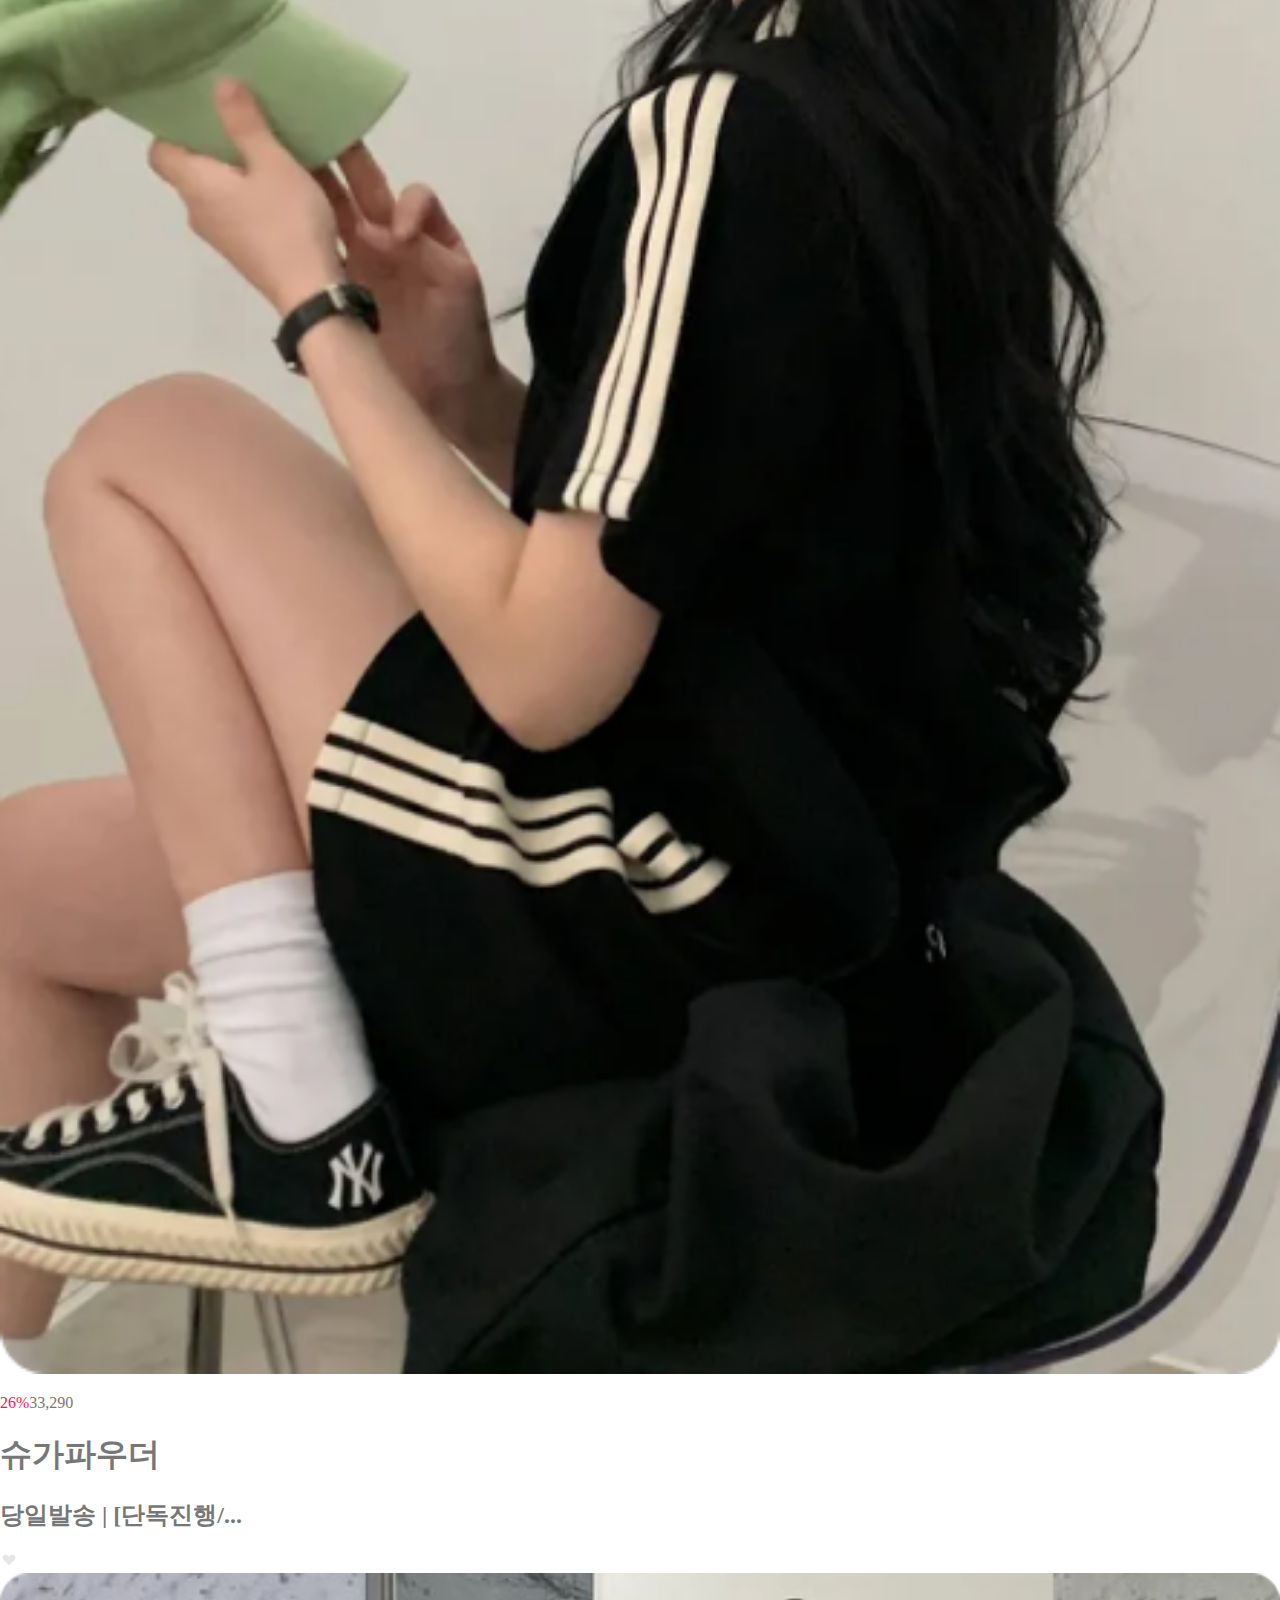
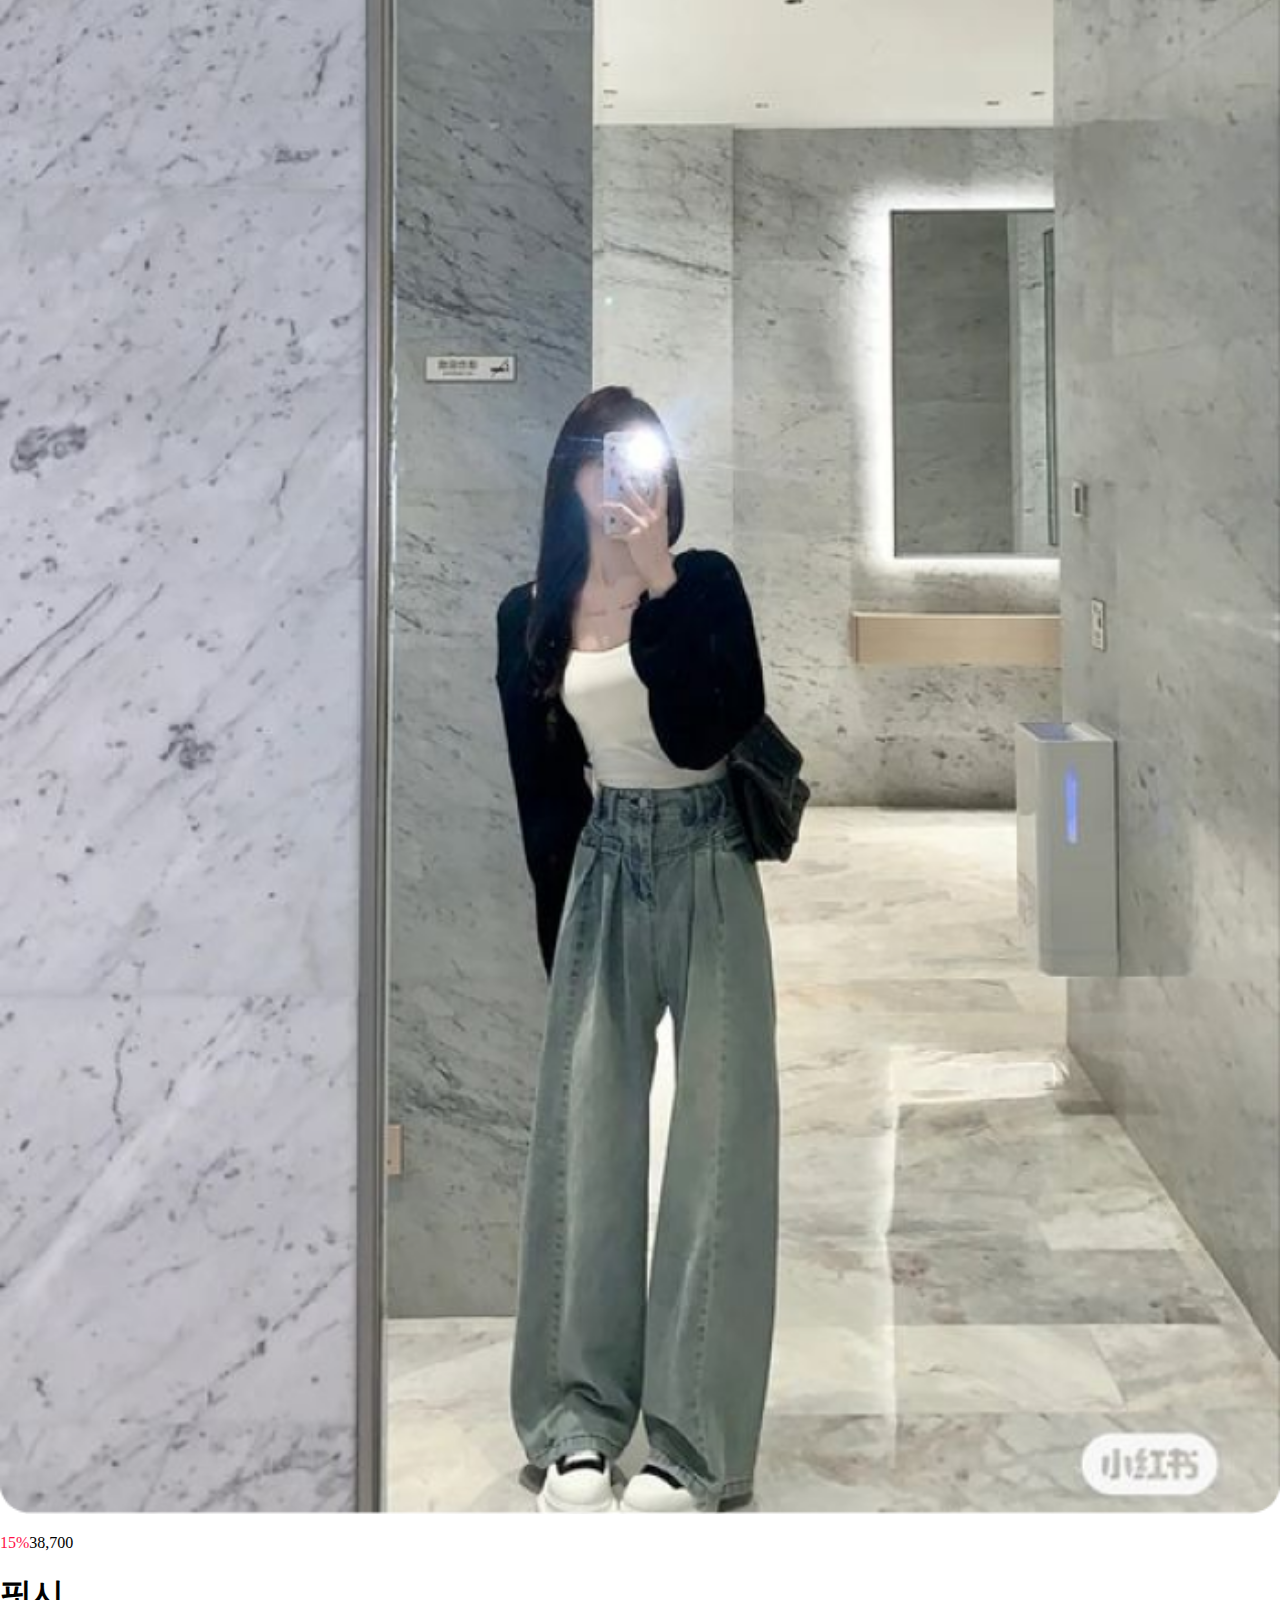
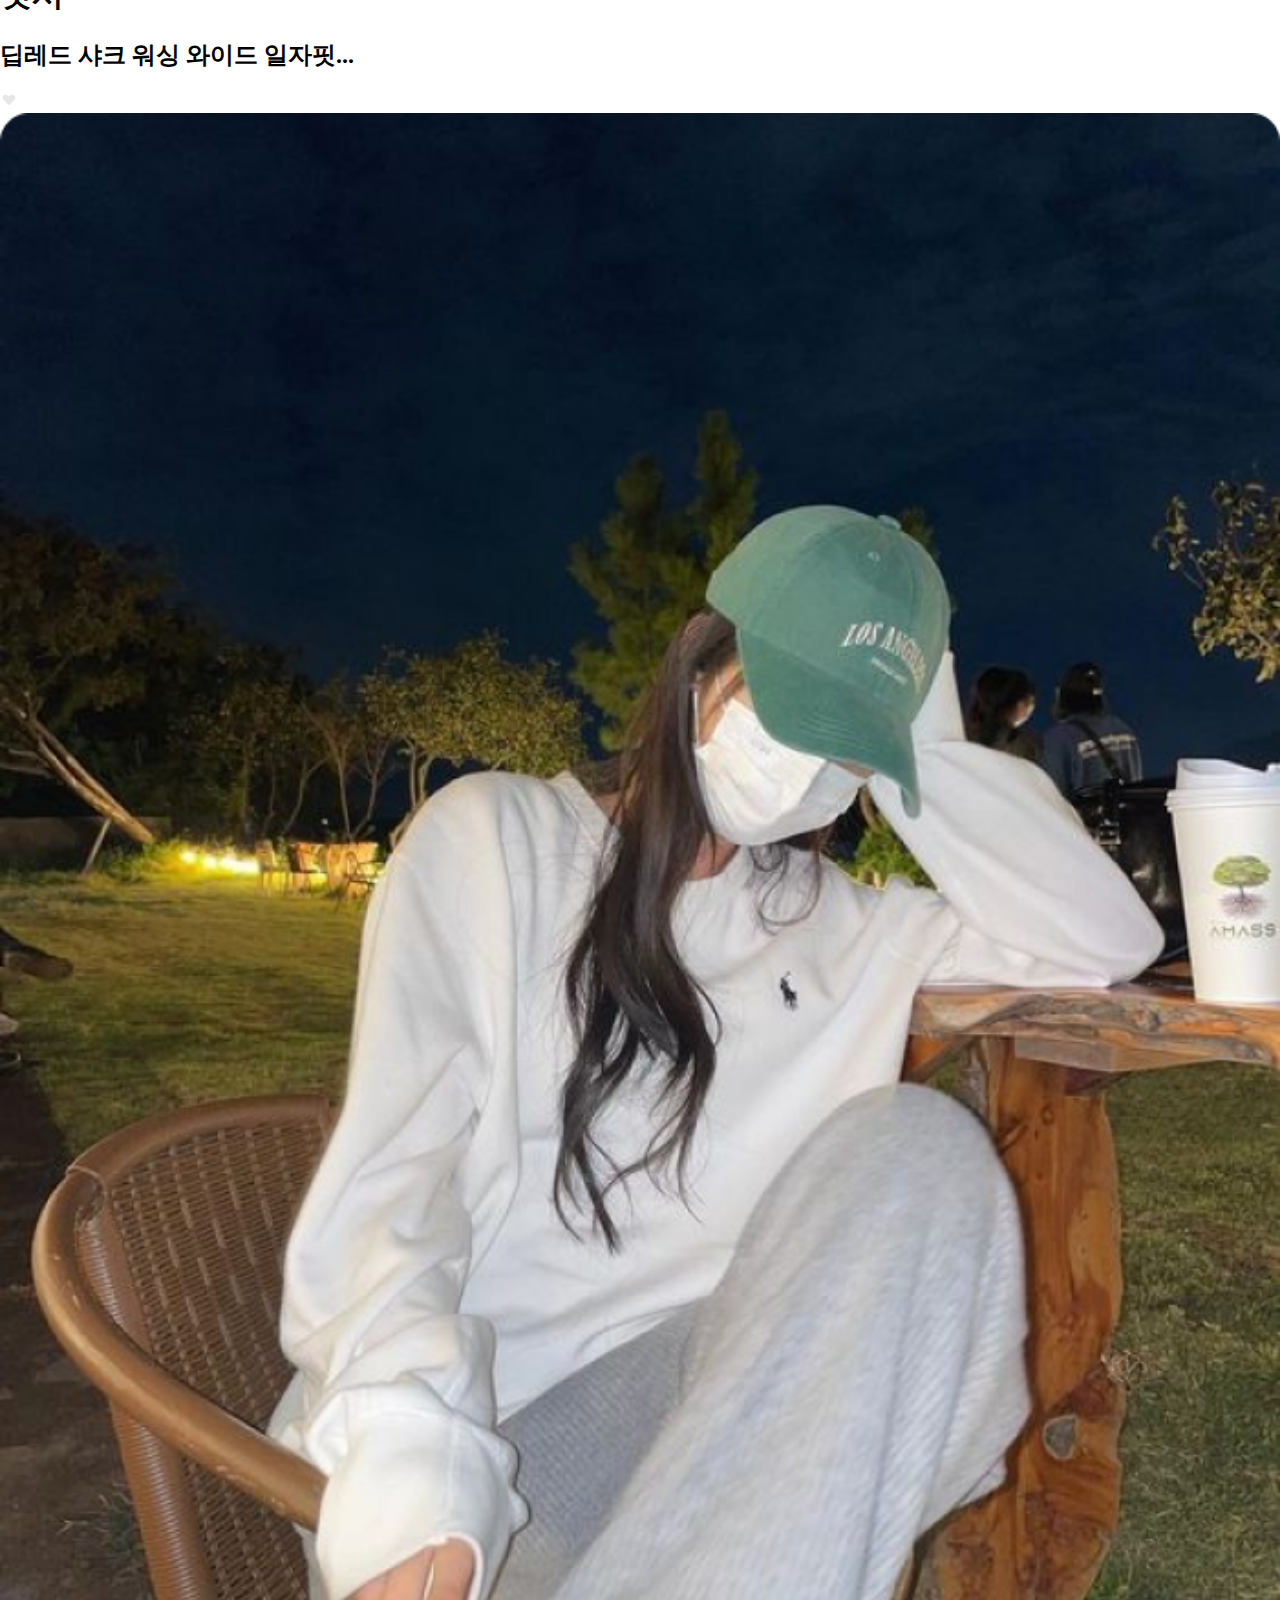
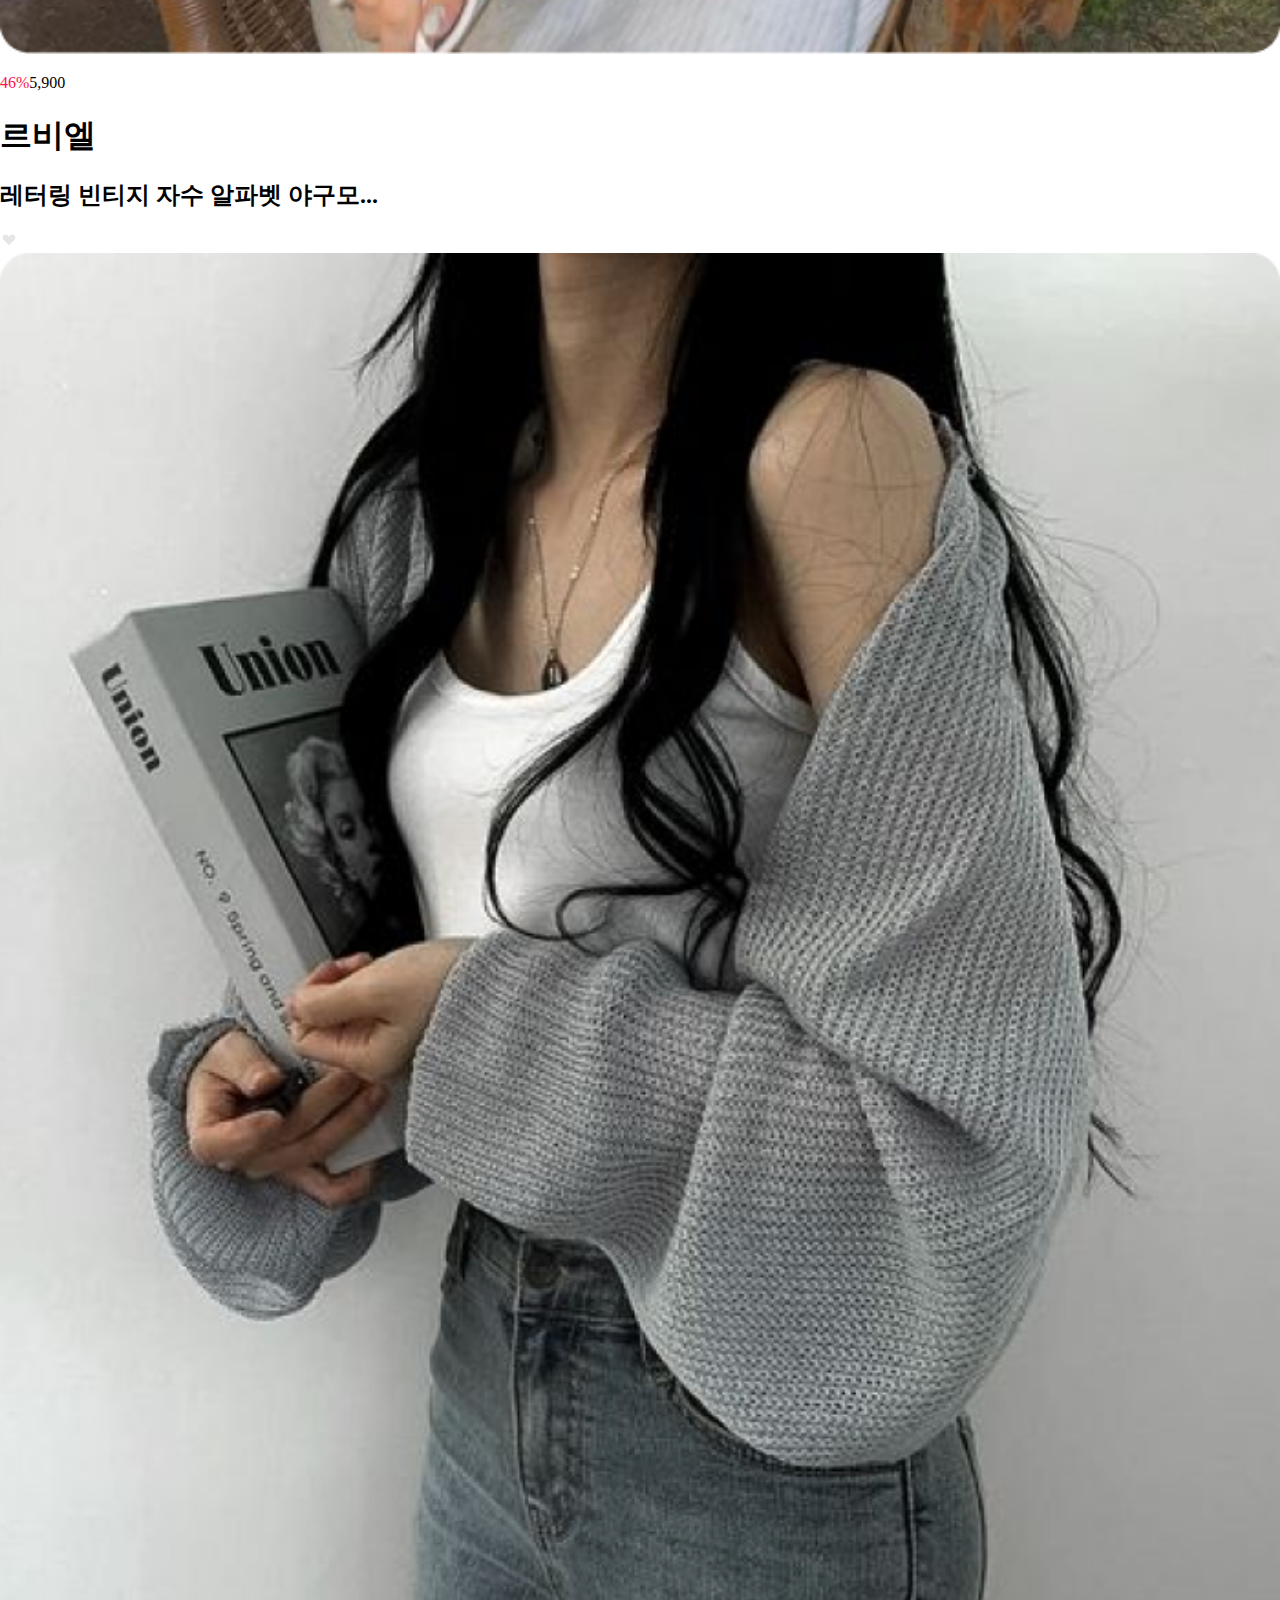
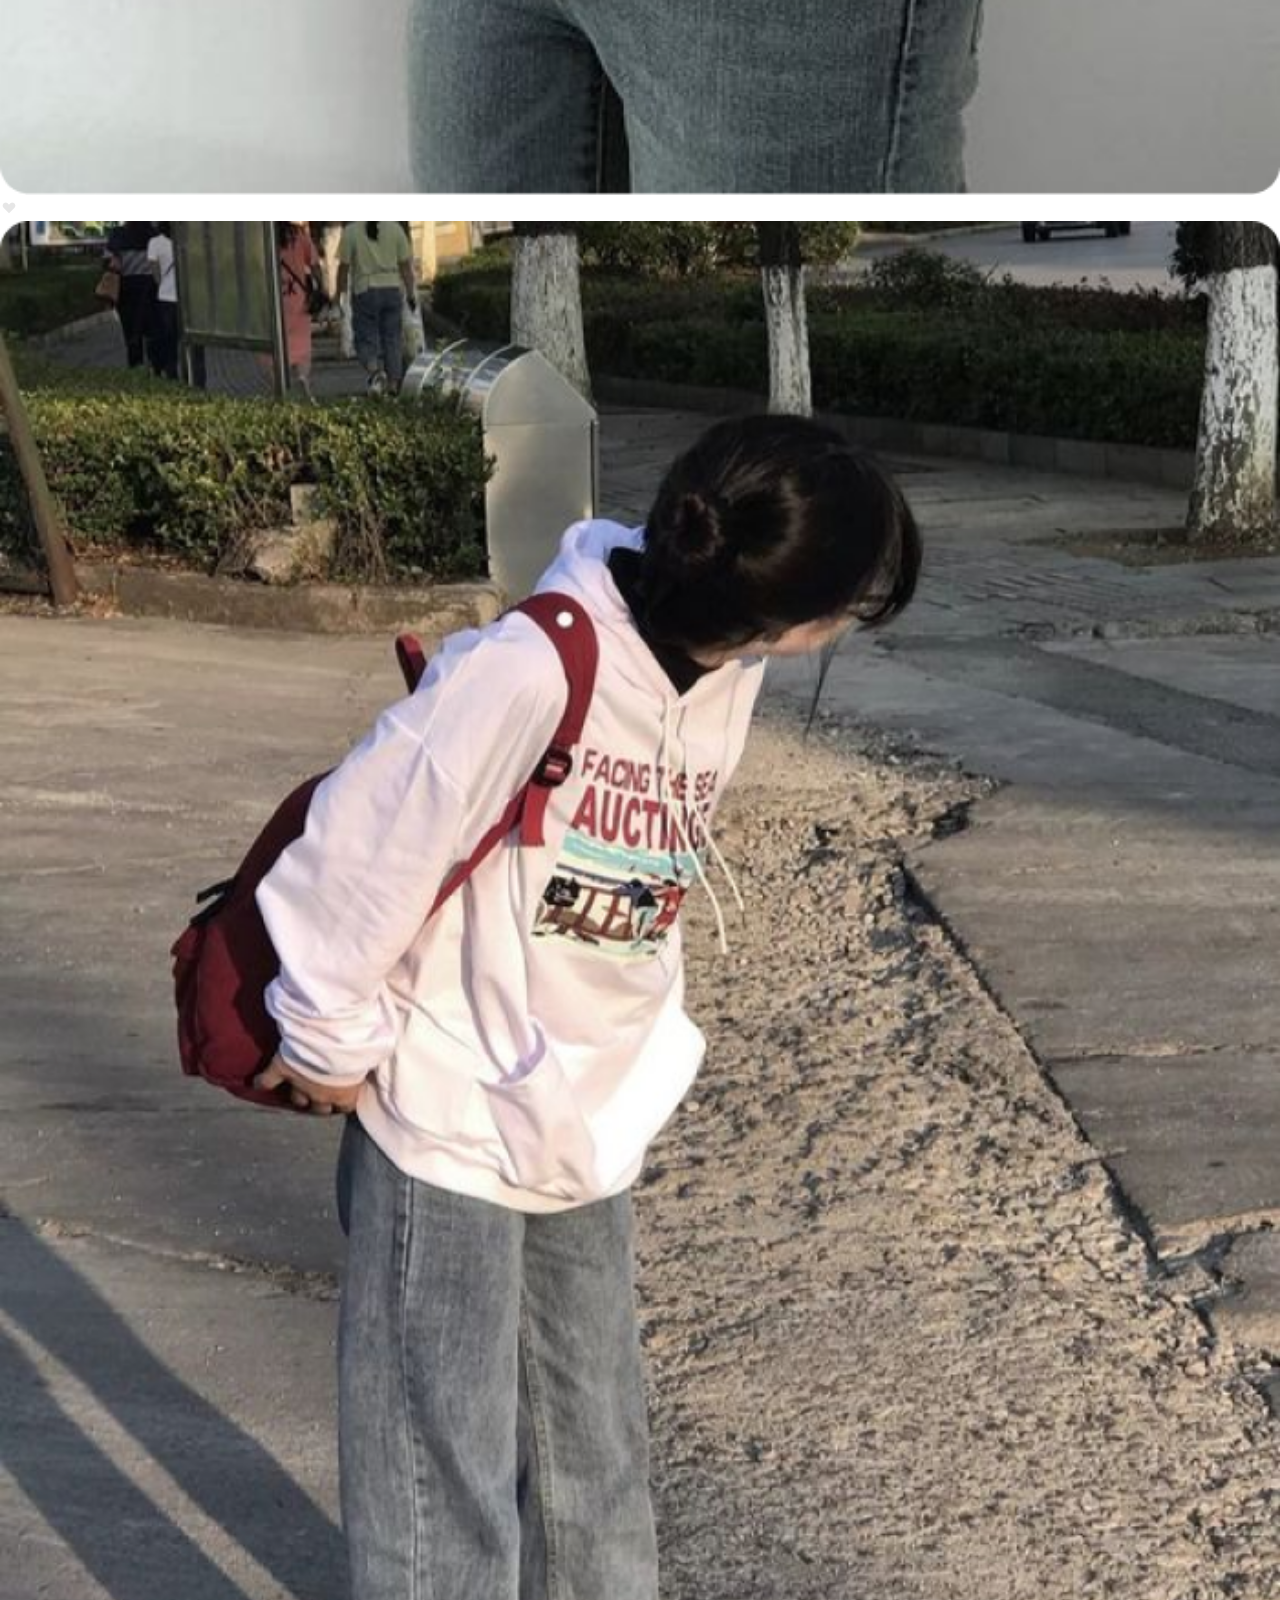
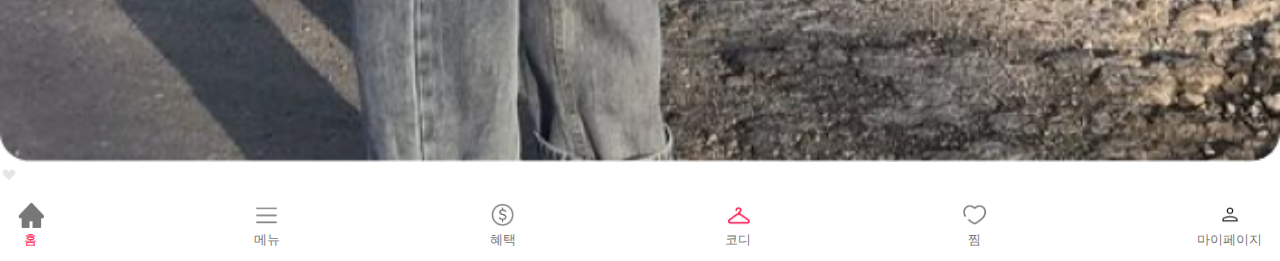
<file: main.html>
<!DOCTYPE html>
<html lang="en">

<head>
    <meta charset="UTF-8">
    <meta name="viewport" content="width=device-width, initial-scale=1.0">
    <link rel="stylesheet" href="style.css">
    <title>Document</title>
</head>

<body>
    <div class="container">
        <div class="logo">
            <div class="날씨">
                <img src="Group 2.png" alt="" width="50px">
            </div>
            <div class="main">
                <img src="A B L Y.png" alt="" width="100px">
            </div>
            <div class="menu">
                <img src="ph_bell-light.png" alt="" width="30px">
                <img src="mdi-light_cart.png" alt="" width="30px">
            </div>
        </div>
        <div class="search">
            <form action="">
                <input type="search" placeholder="#바온 입점 기념 20% 쿠폰">
            </form>
            <div>
                <img src="search.png" alt="" width="100%">
            </div>
        </div>
        <div class="vaner">
            <img src="image 1.png" alt="">
        </div>
        <div class="Kategorie">
            <div class="카테고리">
                <img src="image 2.png" alt="" width="58px">
                <p>쇼핑몰</p>
            </div>
            <a href="/brand/">
                <div class="카테고리">
                    <img src="image 3.png" alt="" width="58px">
                    <p>브랜드</p>
                </div>
            </a>

            <div class="카테고리">
                <img src="image 4.png" alt="" width="58px">
                <p>뷰티</p>
            </div>
            <div class="카테고리">
                <img src="image 5.png" alt="" width="58px">
                <p>디지털</p>
            </div>
            <div class="카테고리">
                <img src="image 6.png" alt="" width="58px">
                <p>라이프</p>
            </div>
        </div>
        <div class="Kategorie2">
            <div class="카테고리">
                <img src="image 8.png" alt="" width="58px">
                <p>운세</p>
            </div>
            <div class="카테고리">
                <img src="image 9.png" alt="" width="58px">
                <p>커뮤니티</p>
            </div>
            <div class="카테고리">
                <img src="image 10.png" alt="" width="58px">
                <p>랭킹</p>
            </div>
            <div class="카테고리">
                <img src="image 11.png" alt="" width="58px">
                <p>매거진</p>
            </div>
            <div class="카테고리">
                <img src="image 12.png" alt="" width="58px">
                <p>쿠폰</p>
            </div>
        </div>
        <div class="컨트롤">
            <div class="컨트롤바">
                <div class="컨트롤바2"></div>
            </div>
        </div>
        <div class="rudrp">
            <div class="선"></div>
        </div>
        <div class="제목">
            <p>채아람님을 위한 추천 상품</p>
        </div>
        <div class="product">
            <div class="pro_list">
                <div class="pro_img">
                    <img src="image 13.png" alt="" width="100%">
                </div>
                <p><span style="color: #FF1049;">35%</span>12,900</p>
                <h1>베이지수</h1>
                <h2>푸딘 하이틴 플리츠 테니...</h2>
                <div class="heart">
                    <img src="Group 10.png" alt="" width="18px">
                </div>
            </div>
            <div class="pro_list">
                <div class="pro_img">
                    <img src="image 14.png" alt="" width="100%">
                </div>
                <p>19,500</p>
                <h1>블리즈</h1>
                <h2>[스트릿/박시핏] 소매레...</h2>
                <div class="heart">
                    <img src="Group 10.png" alt="" width="18px">
                </div>
            </div>
            <a href="webpage/">
                <div class="pro_list">
                    <div class="pro_img">
                        <img src="image 15.png" alt="" width="100%">
                    </div>
                    <p><span style="color: #FF1049;">26%</span>33,290</p>
                    <h1>슈가파우더</h1>
                    <h2>당일발송 | [단독진행/...</h2>
                    <div class="heart">
                        <img src="Group 10.png" alt="" width="18px">
                    </div>
                </div>
            </a>
        </div>
        <div class="product2">
            <div class="pro_list">
                <div class="pro_img2">
                    <img src="image 16.png" alt="" width="100%">
                </div>
                <p><span style="color: #FF1049;">15%</span>38,700</p>
                <h1>핏시</h1>
                <h2>딥레드 샤크 워싱 와이드 일자핏...</h2>
                <div class="heart">
                    <img src="Group 10.png" alt="" width="18px">
                </div>
            </div>
            <div class="pro_list">
                <div class="pro_img2">
                    <img src="image 17.png" alt="" width="100%">
                </div>
                <p><span style="color: #FF1049;">46%</span>5,900</p>
                <h1>르비엘</h1>
                <h2>레터링 빈티지 자수 알파벳 야구모...</h2>
                <div class="heart">
                    <img src="Group 10.png" alt="" width="18px">
                </div>
            </div>
        </div>
        <div class="product2">
            <div class="pro_list">
                <div class="pro_img2">
                    <img src="image 18.png" alt="" width="100%">
                </div>
                <div class="heart">
                    <img src="Group 10.png" alt="" width="18px">
                </div>
            </div>
            <div class="pro_list">
                <div class="pro_img2">
                    <img src="image 19.png" alt="" width="100%">
                </div>
                <div class="heart">
                    <img src="Group 10.png" alt="" width="18px">
                </div>
            </div>
        </div>
        <div class="nav_bar">
            <div class="icon">
                <div class="icon_img">
                    <img src="Vector.png" alt="" width="100%">
                </div>
                <p><span style="color: #FF1049;">홈</span></p>
            </div>
            <div class="icon">
                <div class="icon_img">
                    <img src="Group 9.png" alt="" width="100%">
                </div>
                <p><span style="color: #777;">메뉴</span></p>
            </div>
            <div class="icon">
                <div class="icon_img">
                    <img src="iconoir_coin.png" alt="" width="100%">
                </div>
                <p><span style="color: #777;">혜택</span></p>
            </div>
            <a href="cody/">
                <div class="icon">
                    <div class="icon_img">
                        <img src="solar_hanger-bold.png" alt="" width="100%">
                    </div>
                    <p><span style="color: #777;">코디</span></p>
                </div>
            </a>
            <div class="icon">
                <div class="icon_img">
                    <img src="solar_heart-broken.png" alt="" width="100%">
                </div>
                <p><span style="color: #777;">찜</span></p>
            </div>
            <div class="icon">
                <div class="icon_img">
                    <img src="material-symbols-light_person-outline.png" alt="" width="100%">
                </div>
                <p><span style="color: #777;">마이페이지</span></p>
            </div>
        </div>
    </div>

</body>

</html>
</file>
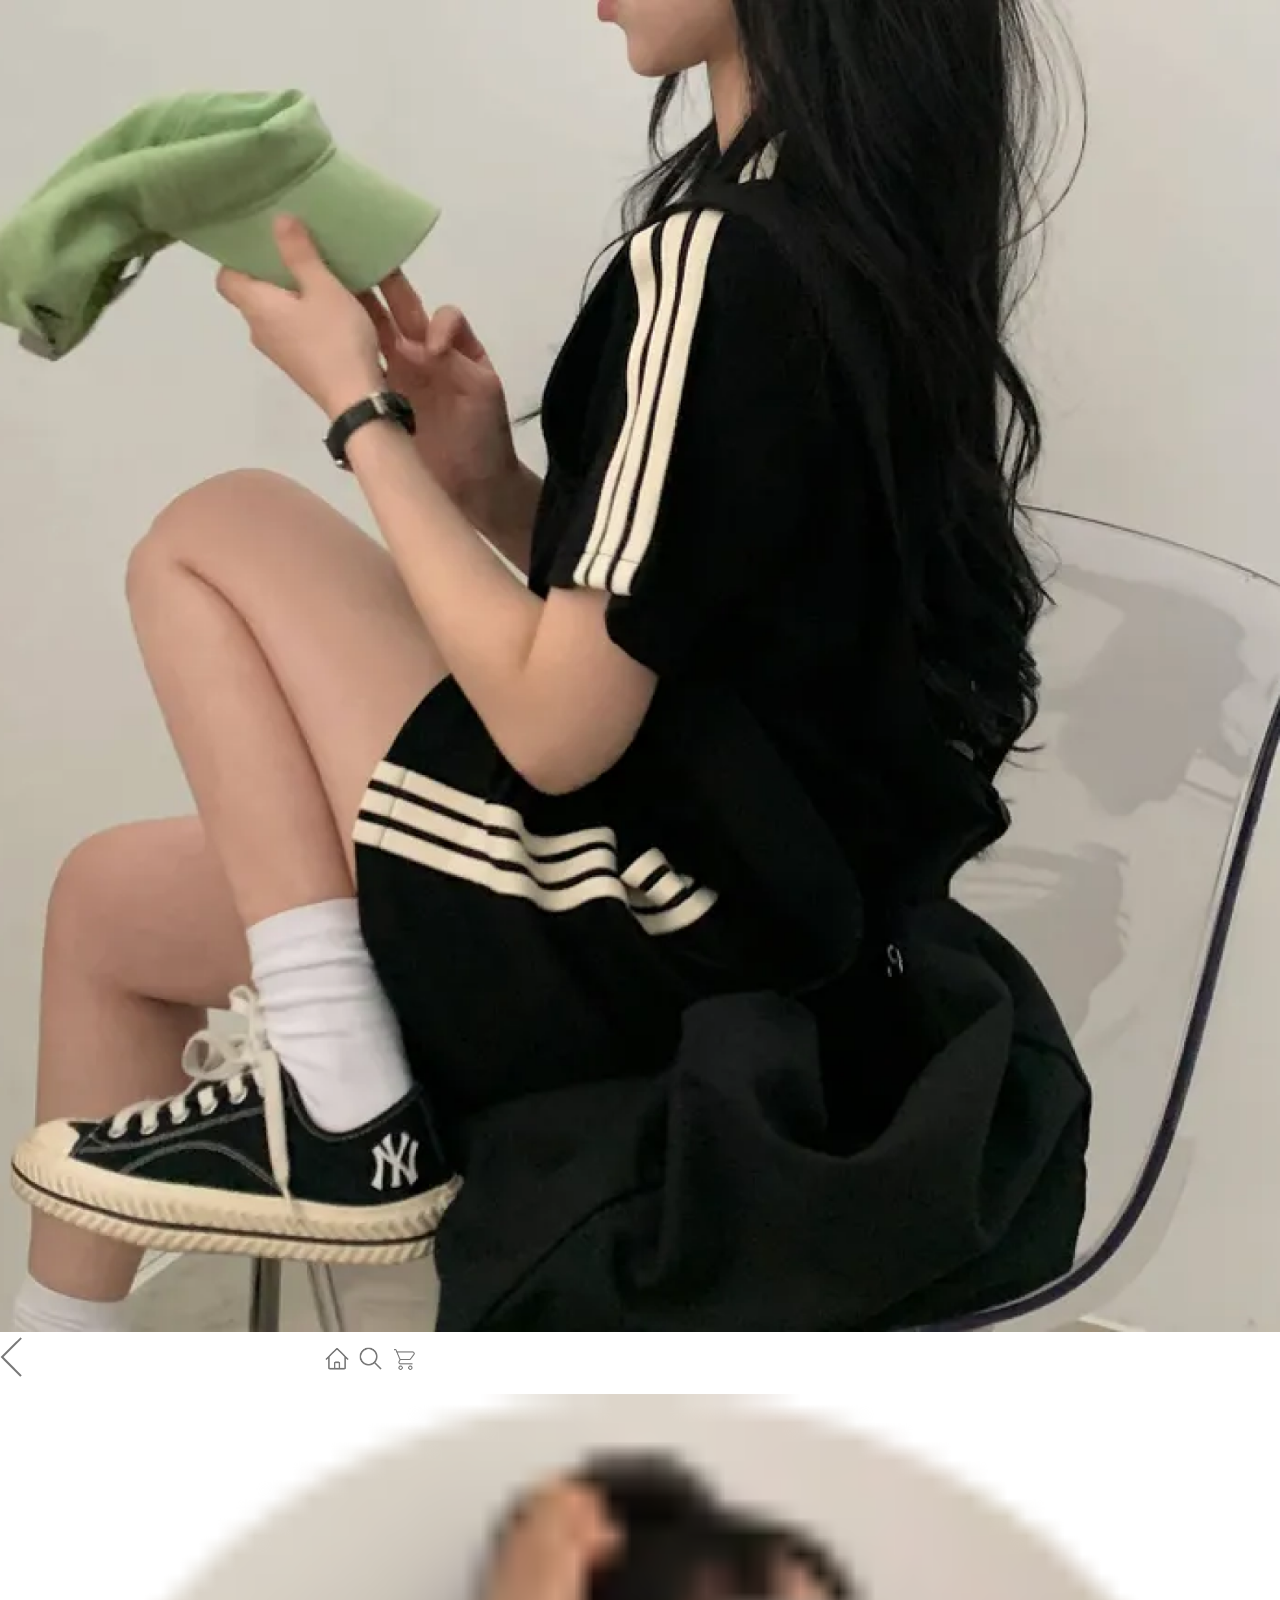
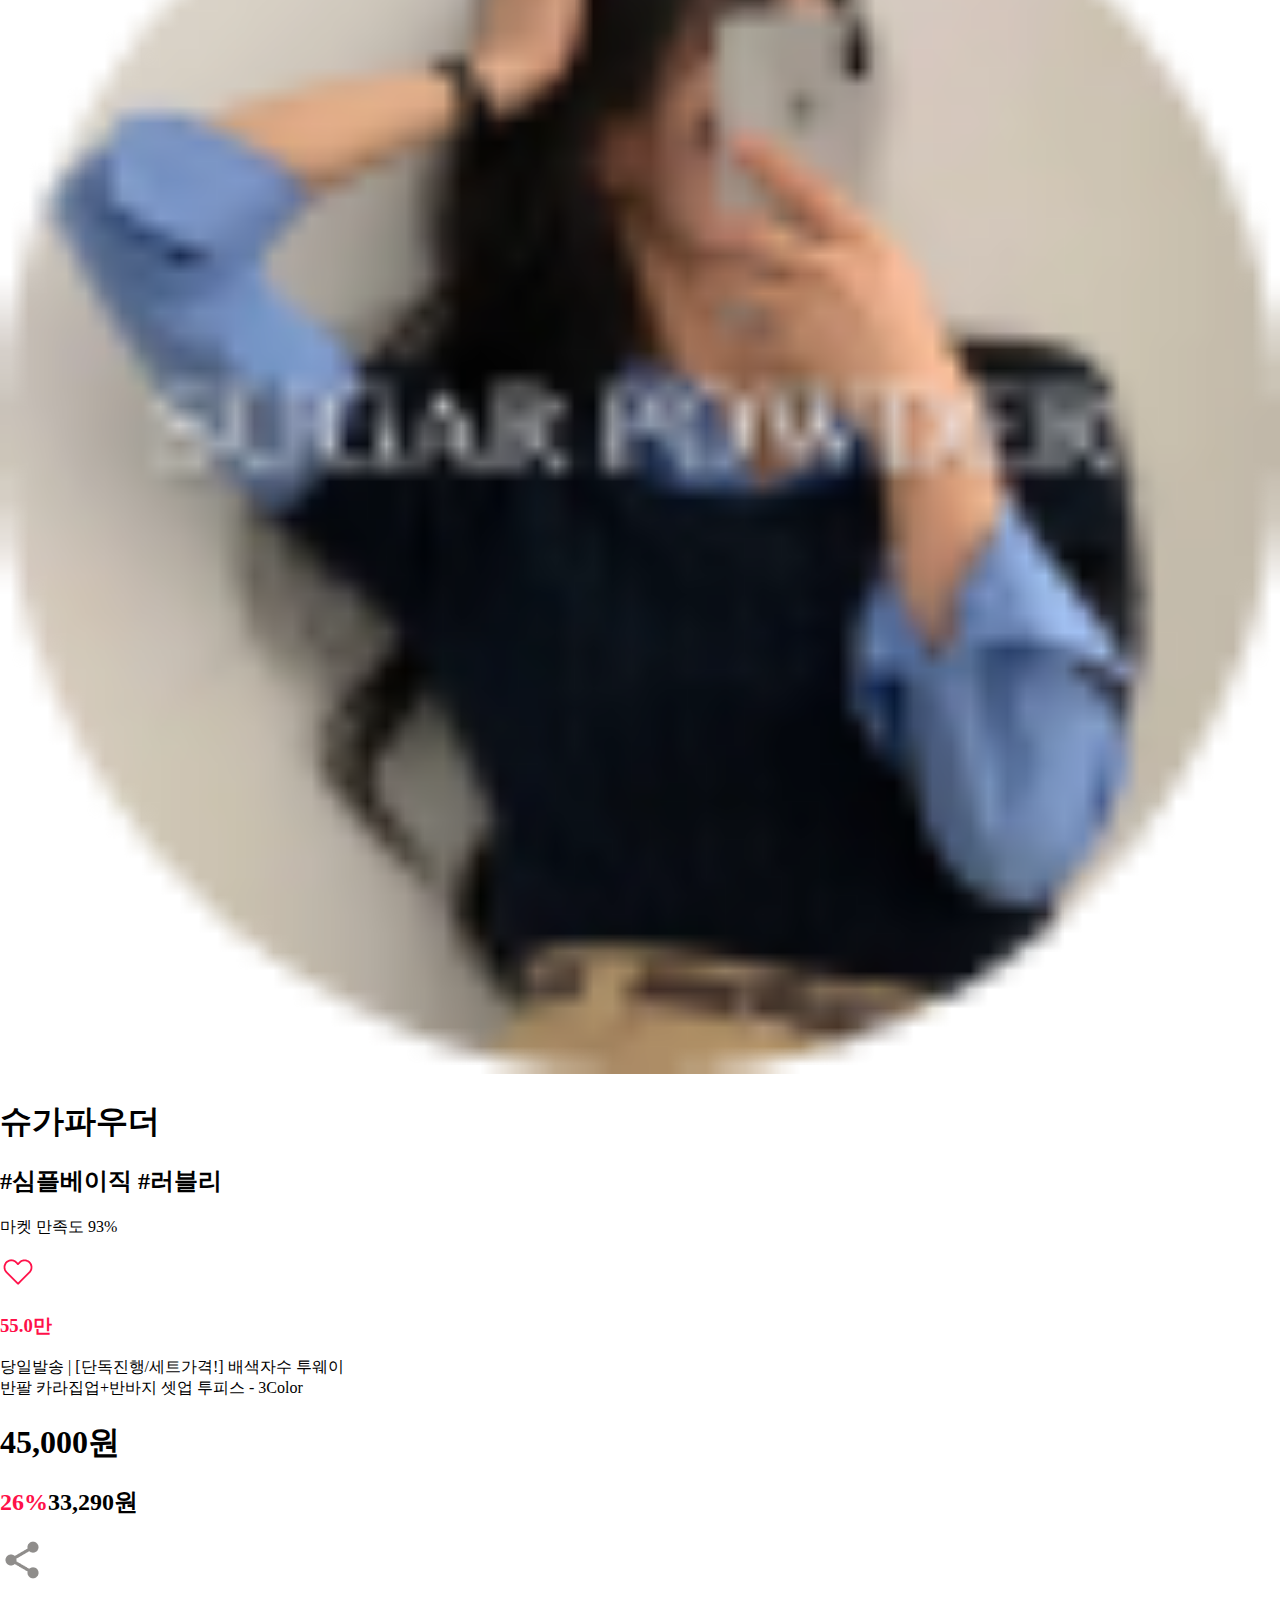
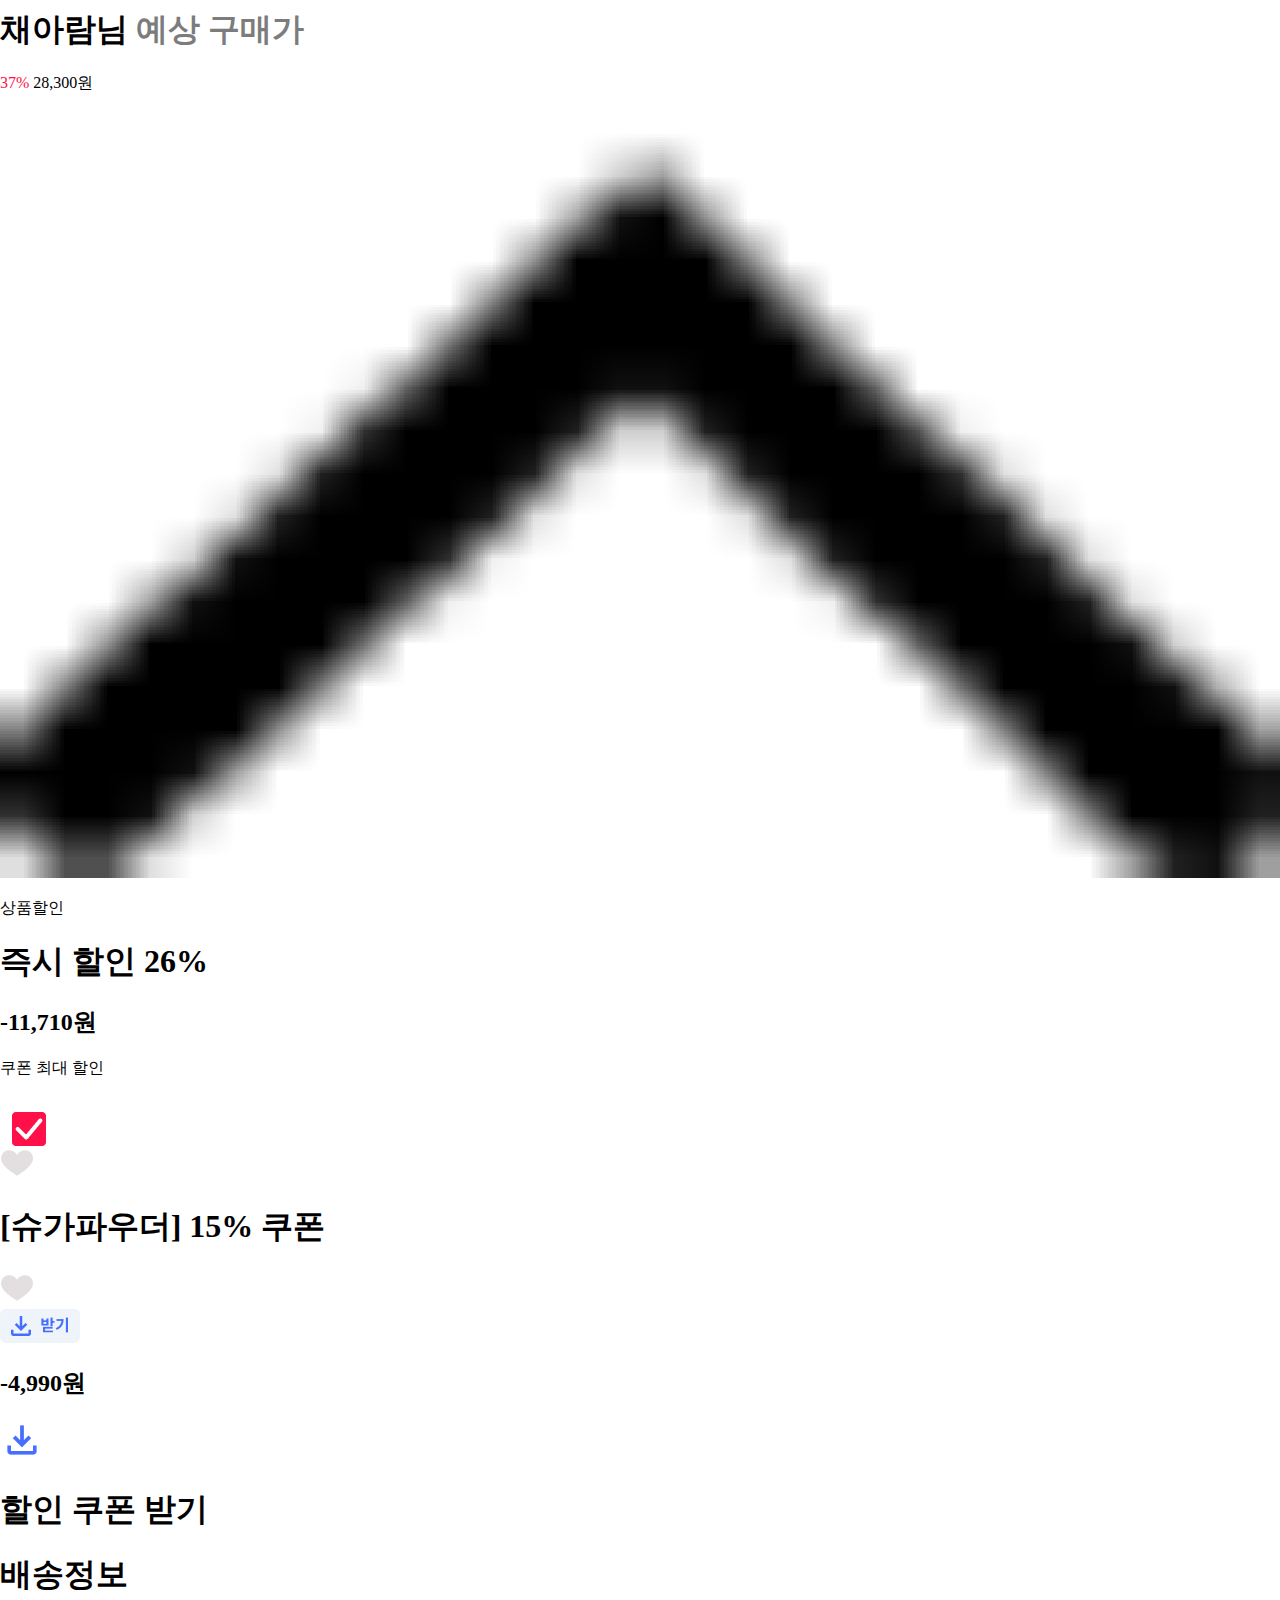
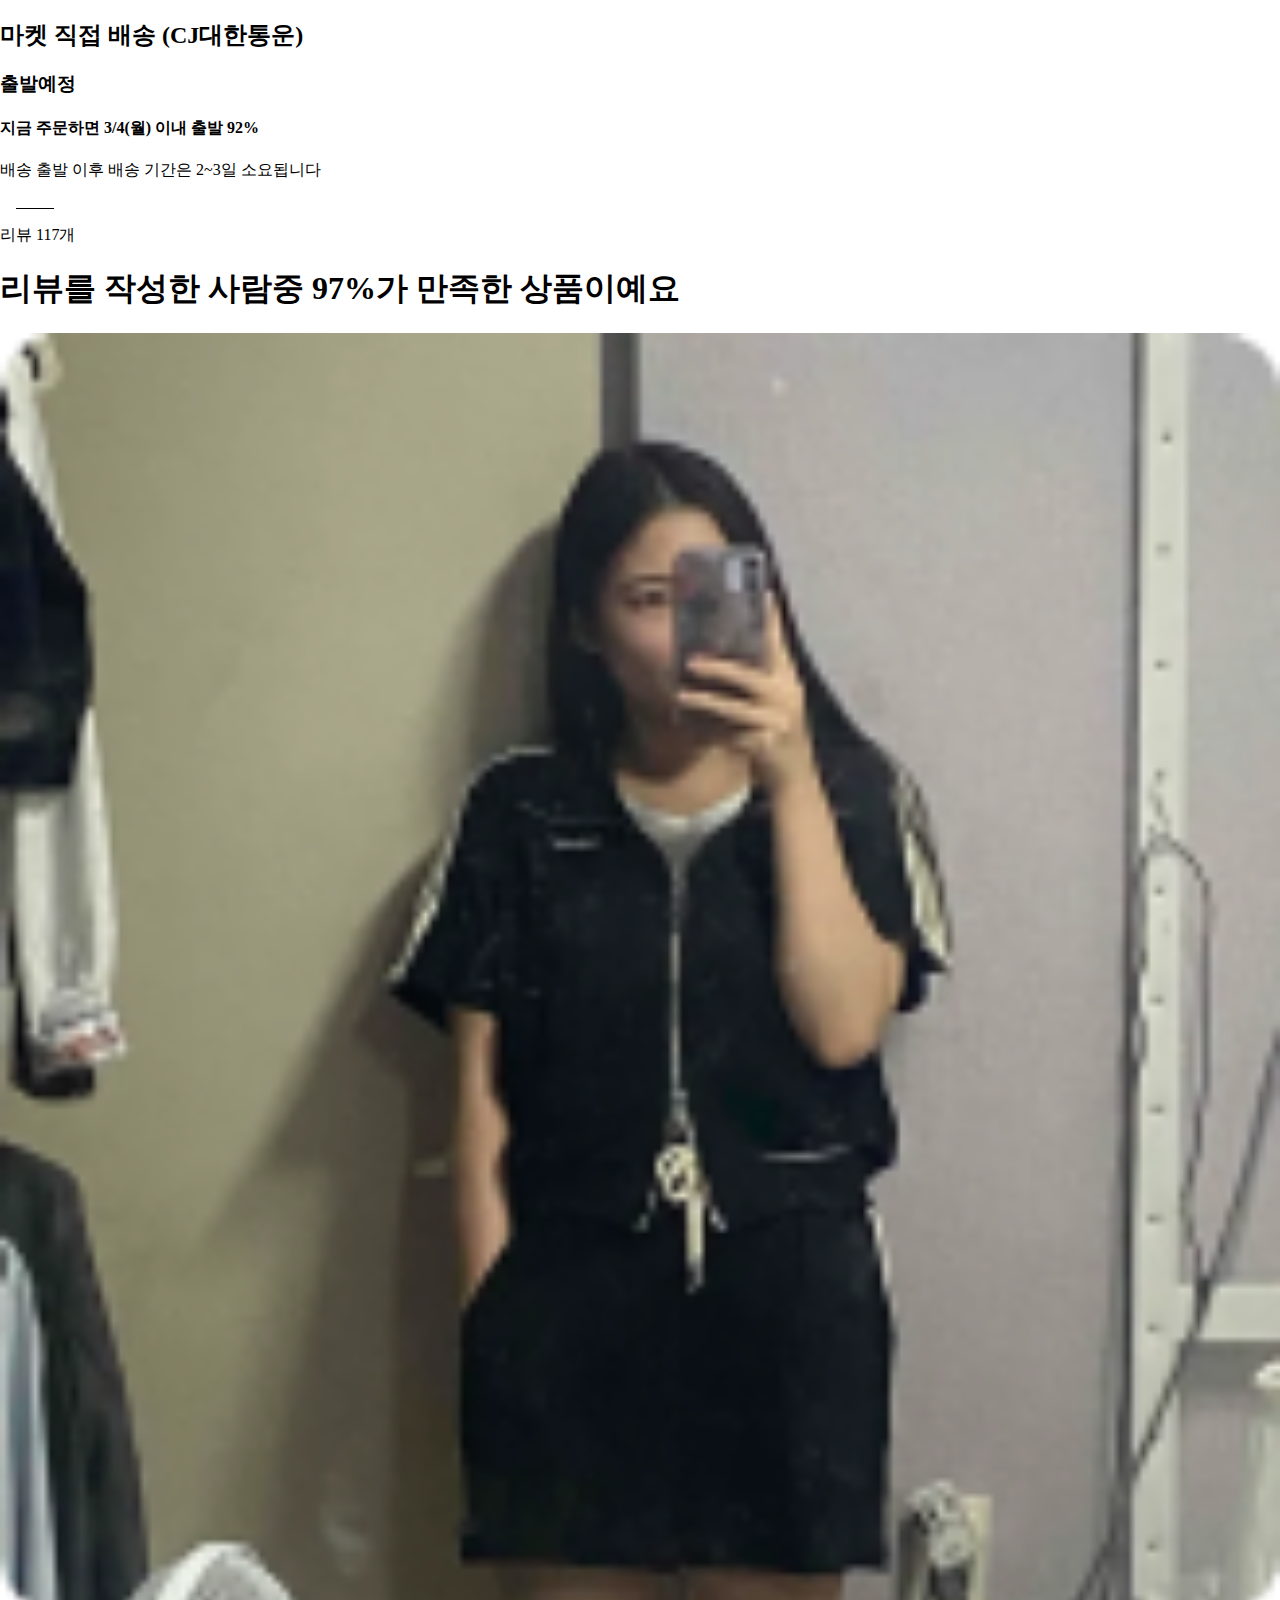
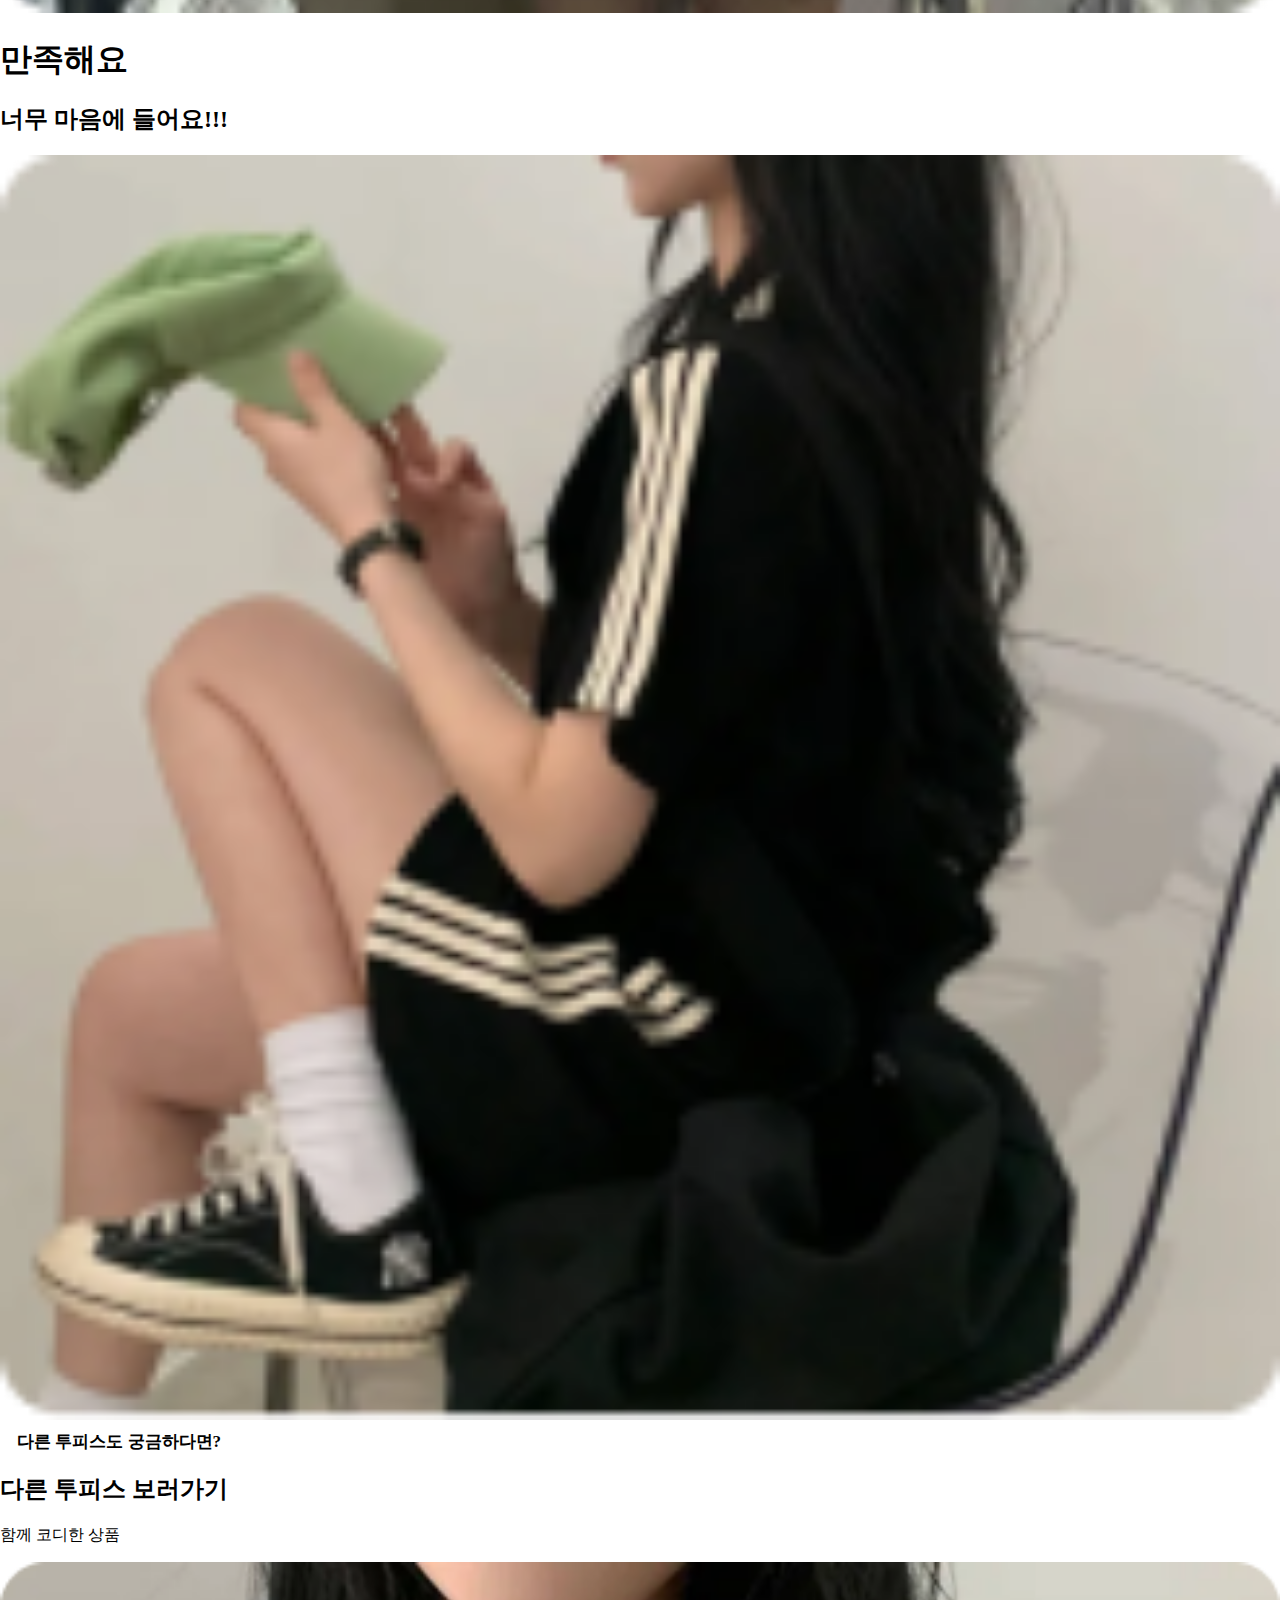
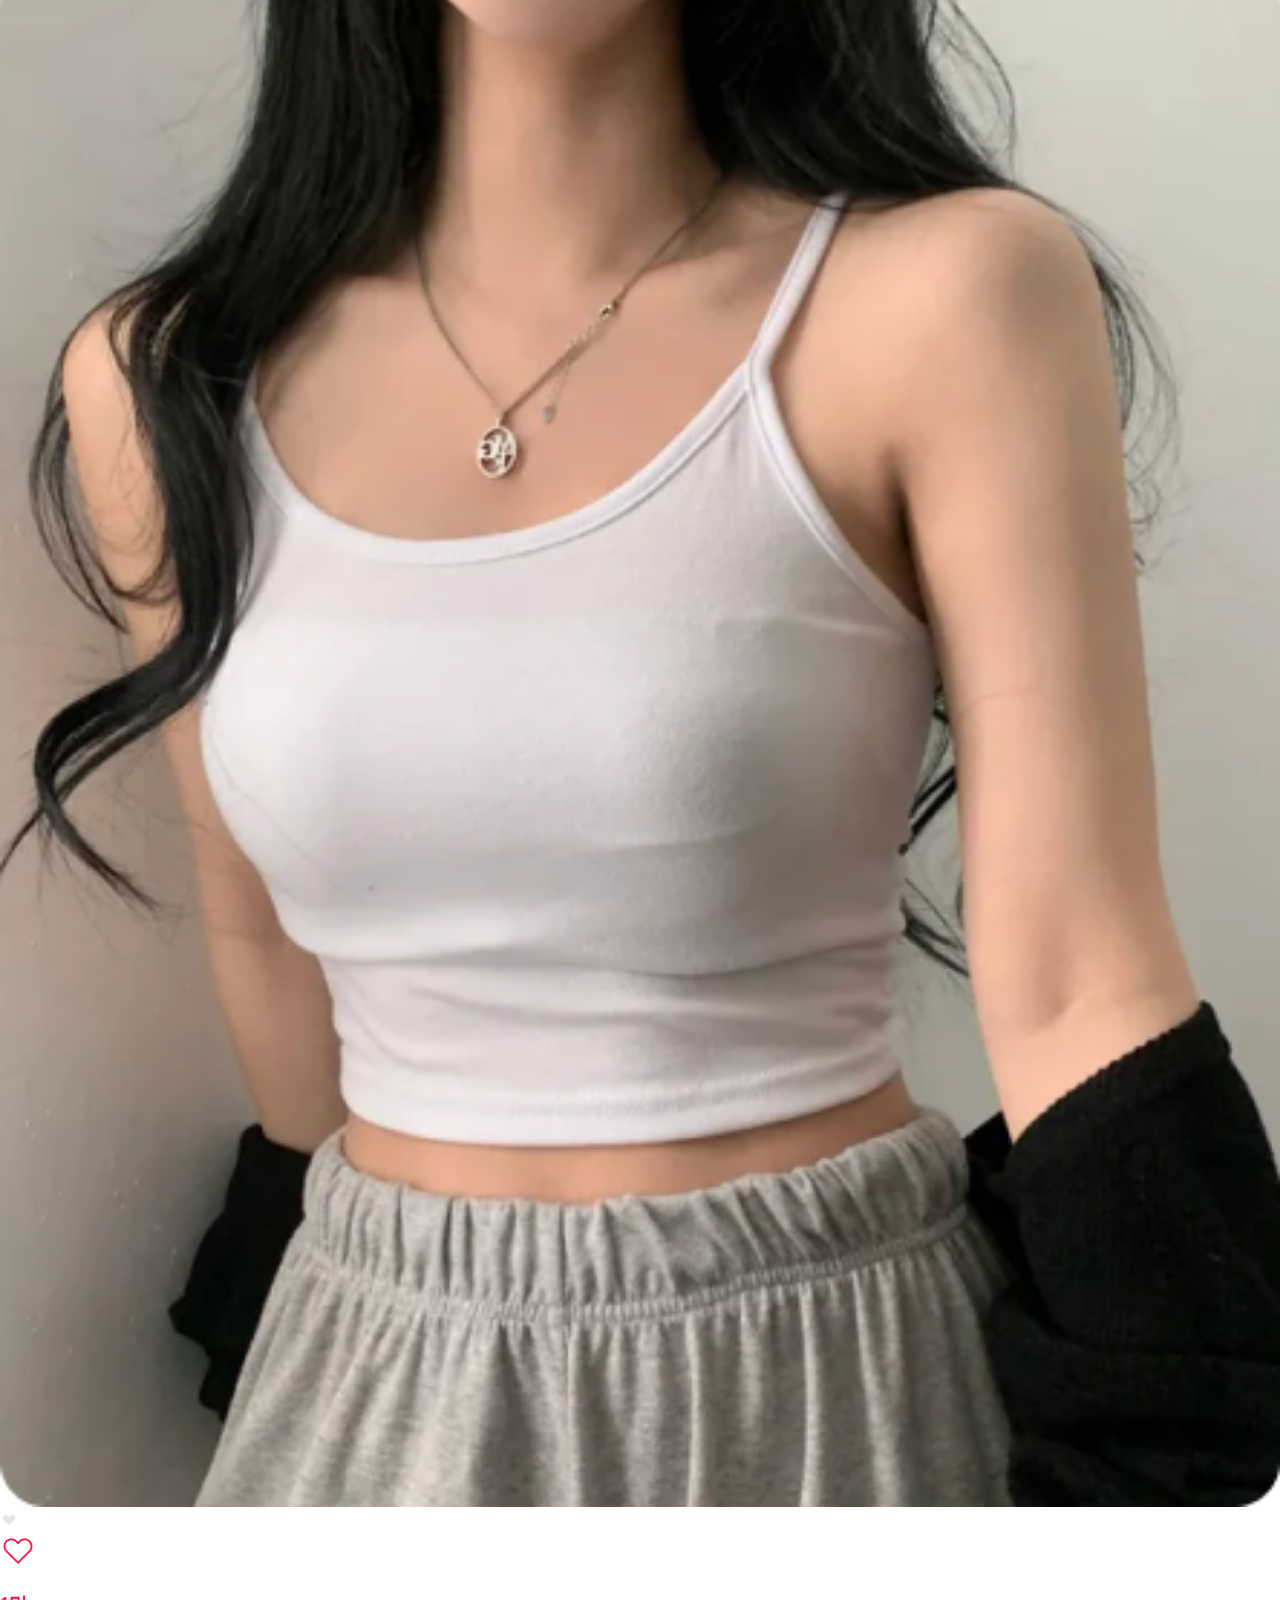
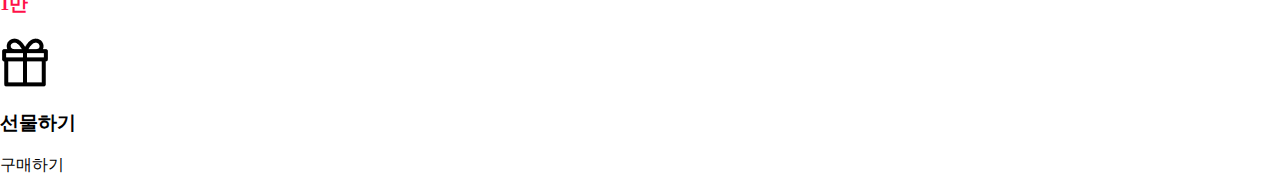
<file: webpage.html>
<!DOCTYPE html>
<html lang="en">

<head>
    <meta charset="UTF-8">
    <meta name="viewport" content="width=device-width, initial-scale=1.0">
    <link rel="stylesheet" href="style.css">
    <title>Document</title>
</head>

<body>
    <div class="pic">
        <div class="box_pic">
            <div class="pro_img">
                <img src="image 28.png" alt="" width="100%">
            </div>
            <a href="index.html">
                <div class="back">
                    <img src="Vector 34.png" alt="">
                </div>
            </a>
            <div class="menu">
                <img src="heroicons_home.png" alt="">
                <img src="carbon_search.png" alt="">
                <img src="mdi-light_cart.png" alt="">
            </div>
            <div class="box_dot">
                <img src="Ellipse 22.png" alt="">
                <img src="Ellipse 23.png" alt="">
                <img src="Ellipse 24.png" alt="">
            </div>
        </div>
    </div>
    <div class="profile">
        <div class="sugar">
            <img src="Ellipse 25.png" alt="" width="100%">
        </div>
        <div class="rmf">
            <h1>슈가파우더</h1>
            <div class="e">
                <h2>#심플베이직 #러블리</h2>
            </div>
            <div class="p">
                <p>마켓 만족도 93%</p>
                <img src="Group 31.png" alt="">
                <h3><span style="color: #ff1049;">55.0만</span></h3>
            </div>
        </div>
    </div>
    <div style="clear: both;"></div>
    <div class="line">
        <div class="box_line"></div>
    </div>
    <div class="name">
        <p>당일발송 | [단독진행/세트가격!] 배색자수 투웨이<br>반팔 카라집업+반바지 셋업 투피스 - 3Color</p>
        <h1>45,000원</h1>
        <div class="line2">
            <div class="box_line2"></div>
        </div>
        <h2><span style="color: #ff1049;">26%</span>33,290원</h2>
        <div class="share">
            <img src="material-symbols_share.png" alt="">
        </div>
    </div>
    <div style="clear: both;"></div>
    <div class="line3">
        <div class="box_line"></div>
    </div>
    <div class="price">
        <h1>채아람님 <span class="a" style="color: #7C7C7C;">예상 구매가</span></h1>
        <p><span style="color: #ff1049;">37%</span> 28,300원</p>
        <div class="down">
            <img src="Vector 35.png" alt="" width="100%">
        </div>
    </div>
    <div style="clear: both;"></div>
    <div class="dis">
        <div class="dis_box">
            <div class="fir">
                <p>상품할인</p>
                <h1>즉시 할인 26%</h1>
                <h2>-11,710원</h2>
            </div>
            <div class="sec">
                <p>쿠폰 최대 할인</p>
                <div class="check">
                    <img src="Group 33.png" alt="">
                </div>
                <div class="heart">
                    <img src="emojione_red-heart.png" alt="">
                </div>
                <h1>[슈가파우더] 15% 쿠폰</h1>
                <div class="heart2">
                    <img src="emojione_red-heart.png" alt="">
                </div>
                <div class="blue">
                    <img src="Group 32.png" alt="">
                </div>
                <h2>-4,990원</h2>
            </div>
        </div>
    </div>
    <div style="clear: both;"></div>
    <div class="box_blue">
        <div class="box">
            <img src="material-symbols_download.png" alt="">
            <h1>할인 쿠폰 받기</h1>
        </div>
    </div>
    <div class="boundary">
        <div class="boundary_box"></div>
    </div>
    <div class="in">
        <h1>배송정보</h1>
        <h2>마켓 직접 배송 (CJ대한통운)</h2>
        <h3>출발예정</h3>
        <h4>지금 주문하면 <span style="font-weight: 600;">3/4(월) 이내</span> 출발 92%</h4>
        <p>배송 출발 이후 배송 기간은 2~3일 소요됩니다</p>
    </div>
    <div class="rudrp">
        <div class="선"></div>
    </div>
    <div class="riview">
        <p>리뷰 117개</p>
        <div class="rudrp2">
            <div class="선2"></div>
        </div>
        <h1>리뷰를 작성한 사람중 <span style="font-weight: 600;">97%</span>가 만족한 상품이예요</h1>
        <div class="riview_box">
            <div class="ri_box">
                <div class="pel">
                    <img src="image 20.png" alt="" width="100%">
                </div>
                <div class="rmf2">
                    <h1>만족해요</h1>
                    <div class="e2">
                        <h2>너무 마음에 들어요!!!</h2>
                    </div>
                </div>
            </div>
        </div>
    </div>
    <div style="clear: both;"></div>
    <div class="boundary">
        <div class="boundary_box"></div>
    </div>
    <div class="more">
        <div class="box_m">
            <img src="image 21.png" alt="" width="100%">
        </div>
        <div class="word">
            <h1>다른 투피스도 궁금하다면?</h1>
            <div class="e3">
                <h2>다른 투피스 보러가기</h2>
            </div>
        </div>
    </div>
    <div style="clear: both;"></div>
    <div class="boundary2">
        <div class="boundary_box"></div>
    </div>
    <div class="제목">
        <p>함께 코디한 상품</p>
    </div>
    <div class="cody">
        <div class="cody_img">
            <img src="image 30.png" alt="" width="100%">
        </div>
        <div class="heart3">
            <img src="Group 10.png" alt="" width="18px">
        </div>
    </div>
    <div class="buy">
        <div class="buy_box">
            <div class="like">
                <img src="Group 31.png" alt="">
                <h3><span style="color: #ff1049;">1만</span></h3>
            </div>
            <div class="gift">
                <img src="grommet-icons_gift.png" alt="">
                <h3>선물하기</h3>
            </div>
            <div class="button">
                <p>구매하기</p>
            </div>
        </div>
    </div>
</body>

</html>
</file>
<file: main.css>
*{
    box-sizing: border-box;
}

body{
    margin: 0;
}

a{
    text-decoration: none;
    color: black;
}

a:visited{
    color: black;
}

.container{
    background-color: white;  
}

.logo{
    display: flex;
    padding: 0px 0px 11px 0px;
    margin: 8px;
}

.날씨{
    width: fit-content;
    padding: 0px 0px 0px 1px;
}

.main{
    width: fit-content;
    padding: 5px 0px 0px 95px;
}

.menu{
    padding: 0px 0px 0px 53px;
}

.menu>img{
    margin-left: 4.7px;
}

.search{
    background-color: #eee;
    display: flex;
    justify-content: space-between;
    height: 38px;
    border-radius: 10px;
    margin: -6px 15px 8px 15px;
}

.search>form{
    width: 100%;
    padding: 10px 13px 10px 17px;
}

.search input{
    background-color: rgba(0, 0, 0, 0);
    width: 100%;
    border: none;
    outline: none;
    padding: 0;
    border-right: 1px solid #ddd;
    height: 18px;
    transform: translateY(-3px);
    font-weight: bold; 
}

.search>div{
    width: 19px;
    height: 19px;
    margin-top: 9.5px;
    margin-right: 12px;
}

.vaner{
    width: 100%;
}

.vaner>img{
    width: 100%;
}

.Kategorie{
    display: flex;
    justify-content: space-between;
    padding: 15px 15px 0px;
}

.카테고리{
    width: fit-content;
    padding: 0px 17px 0px 0px;
    display: flex;
    flex-direction: column;
    align-items: center;
}

.카테고리>p{
    margin: 0;
    font-size: small;
    padding: 7px 0px 0px 0px;
}

.Kategorie2{
    display: flex;
    justify-content: space-between;
    padding: 15px 15px 0px;
}

.컨트롤{
    padding: 17px 0px 0px 0px;
}

.컨트롤바{
    width: 60px;
    height: 2px;
    background-color: #d9d9d9;
    margin: auto;
}

.컨트롤바2{
    width: 20px;
    height: 2px;
    background-color: black;
}

.rudrp{
    padding: 18px 0px 0px 0px;
}

.선{
    width: 100%;
    height: 1px;
    background-color: #eee;
}

.제목{
    padding: 9px 0px 0px 12px;
}

.제목>p{
    font-size: 18px;
    font-weight: bold;
    margin: 0;
}

.product{
    display: flex;
    justify-content: space-between;
    padding: 20px 18px;
}

.pro_list>p{
    width: fit-content;
    display: flex;
    font-size: 15px;
    font-weight: bold;
    margin: 0;
    padding: 0px 0px 0px 3px;
    gap: 3px;
}

.pro_list>h1{
    width: fit-content;
    margin: 0;
    color: #959595;
    font-size: 10px;
    font-weight: bold;
    padding: 1px 0px 0px 3px;
}

.pro_list>h2{
    width: fit-content;
    margin: 0;
    color: #959595;
    font-size: 8px;
    font-weight: 400;
    padding: 4px 0px 0px 3px;
}

.pro_list{
    position: relative;
    width: fit-content;
}

.heart{
    position: absolute;
    top: 6px;
    right: 6px;
}

.pro_img{
    width: 111px;
    height: 134px;
}

.product2{
    display: flex;
    justify-content: space-between;
    padding: 8px 13px;
}

.pro_img2{
    width: 175px;
    height: 210.57px;
}

.nav_bar{
    width: 100%;
    height: 70px;
    background-color: white;
    display: flex;
    justify-content: space-between;
    padding: 7.53px 17.63px 0px;
}

.icon_img{
    width: 25.92px;
    height: 25.81px;
}

.icon{
    display: flex;
    flex-direction: column;
    align-items: center;
}

.icon>p{
    font-size: 13px;
    font-weight: 400;
    margin: 0;
    padding: 3.5px 0px 0px 0px;
}
</file>
<file: brand.css>
body{
    margin: 0;
}

.container{
    background-color: white;  
}

.logo{
    display: flex;
    margin: 7px;
}

.back{
    width: 10px;
    padding: 0px 0px 0px 6px;
}

.main{
    width: 56px;
    padding: 0px 0px 0px 137px;
}

.menu{
    padding: 0px 0px 0px 94px;
}

.menu>img{
    width: 24px;
    margin-left: 8px;
}

.vaner{
    width: 100%;
}

.vaner>img{
    width: 100%;
}

.Kategorie{
    display: flex;
    justify-content: space-between;
    padding: 15px 15px 0px;
}

.카테고리{
    width: fit-content;
    padding: 0px 17px 0px 0px;
    display: flex;
    flex-direction: column;
    align-items: center;
}

.카테고리>p{
    margin: 0;
    font-size: smaller;
    padding: 7px 0px 0px 0px;
}

.Kategorie2{
    display: flex;
    justify-content: space-between;
    padding: 15px 15px 0px;
}

.컨트롤{
    padding: 17px 0px 0px 0px;
}

.컨트롤바{
    width: 60px;
    height: 2px;
    background-color: #d9d9d9;
    margin: auto;
}

.컨트롤바2{
    width: 20px;
    height: 2px;
    background-color: black;
}

.boundary{
    padding: 16px 0px 0px 0px;
}

.boundary_box{
    background-color: #eee;
    width: 100%;
    height: 9px;
    border-top: 1px solid #CACACA;
}

.title{
    font-size: 18px;
    font-weight: bold;
    padding: 10px 0px 0px 13px;
}

.title>p{
    margin: 0;
}

.best{
    display: flex;
    justify-content: space-between;
    padding: 16px 12px 0px;
}

.best_list>p{
    width: fit-content;
    display: flex;
    font-size: 15px;
    font-weight: bold;
    margin: 0;
    padding: 0px 0px 0px 3px;
    gap: 3px;
}

.best_list>h1{
    width: fit-content;
    margin: 0;
    color: #959595;
    font-size: 10px;
    font-weight: bold;
    padding: 1px 0px 0px 3px;
}

.best_list>h2{
    width: fit-content;
    margin: 0;
    color: #959595;
    font-size: 8px;
    font-weight: 400;
    padding: 4px 0px 0px 3px;
}

.best_list{
    position: relative;
    width: fit-content;
}

.pro_img{
    width: 111px;
    height: 134px;
}

.heart{
    position: absolute;
    top: 6px;
    right: 6px;
}

.ranking{
    position: absolute;
    top: 6px;
    left: 6px;
}

.ranking_box{
    background-color: white;
    border: 0.5px solid #bbb;
    width: 18px;
    height: 18px;
    border-radius: 2px;
}

.ranking_box>p{
    margin: 0;
    font-weight: 600;
    font-size: 13px;
    text-align: center;
}

.boundary2{
    padding: 17px 0px 0px 0px;
}

.Kategorie3{
    display: flex;
    justify-content: space-between;
    padding: 13px 12px 0px;
}

.product2{
    display: flex;
    justify-content: space-between;
    padding: 16px 13px;
}

.pro_img2{
    width: 175px;
    height: 210.57px;
}

.pro_list>p{
    width: fit-content;
    display: flex;
    font-size: 15px;
    font-weight: bold;
    margin: 0;
    padding: 0px 0px 0px 3px;
    gap: 3px;
}

.pro_list>h1{
    width: fit-content;
    margin: 0;
    color: #959595;
    font-size: 10px;
    font-weight: bold;
    padding: 1px 0px 0px 3px;
}

.pro_list>h2{
    width: fit-content;
    margin: 0;
    color: #959595;
    font-size: 8px;
    font-weight: 400;
    padding: 4px 0px 0px 3px;
}

.pro_list{
    position: relative;
    width: fit-content;
}
</file>
<file: cody.css>
body {
    margin: 0;
}

.container {
    background-color: white;
}

a{
    text-decoration: none;
    color: #777;
}

a:visited{
    color: #777;
}

.word>h1{
    font-size: 17px;
    margin: 0;
    padding: 6px 0px 0px 17px;
}

.rudrp{
    padding: 10.5px 0px 0px 16px;
}

.선{
    width: 38px;
    height: 1px;
    background-color: black;
}

.Kategorie>h2{
    font-size: 17px;
    margin: 0;
    color: #999999;
    float: left;
    margin-top: -35px;
    margin-left: 60px;
}

.Kategorie>h3{
    font-size: 17px;
    margin: 0;
    color: #999999;
    float: left;
    margin-top: -35px;
    margin-left: 136px;
}

.menu>img{
    width: 26px;
}

.menu{
    margin-top: -35px;
    margin-left: 319px;
}

.menu>img{
    margin-left: 4.7px;
}

.vaner{
    padding: 15.5px 0px 0px 13px;
}

.vaner>img{
    width: 364px;
}

.adjustment{
    overflow: hidden;
}

.ad{
    padding: 9px 0px 0px 15px;
}

.ad_box{
    width: 38px;
    height: 24px;
    border: 0.5px solid #999999;
    border-radius: 27px;
    display: flex;
    justify-content: center;
}

.ad_box>img{
    width: 11px;
}

.daily{
    float: left;
    margin-top: -26px;
    margin-left: 63px;
}

.daily_box{
    width: 47px;
    height: 24px;
    border: 0.5px solid #999999;
    border-radius: 27px;
    display: flex;
    justify-content: space-evenly;
    align-items: center;
    color: #999999;
}

.daily_box>p{
    font-size: 10px;
}

.date{
    float: left;
    margin-top: -26px;
    margin-left: 120px;
}

.travel{
    float: left;
    margin-top: -26px;
    margin-left: 177px;
}

.work{
    float: left;
    margin-top: -26px;
    margin-left: 234px;
}

.guest{
    float: left;
    margin-top: -26px;
    margin-left: 291px;
}

.campus{
    float: left;
    margin-top: -26px;
    margin-left: 348px;
}

.check{
    padding: 17px 0px 0px 12px;
    width: fit-content;
    display: flex;
    align-items: center;
    gap: 6px;
}

.check_box{
    width: 17px;
    height: 17px;
    border: 1.5px solid #999999;
    border-radius: 2px;
}

.check>p{
    font-size: 10px;
    color: #999999;
}

.check>h1{
    font-size: 10px;
    font-weight: 500;
    margin: 0;
    padding: 0px 0px 0px 189px;
}

.tpfh{
    padding: 2px 0px 0px 4px;
}

.tpfhtjs{
    width: 1px;
    height: 14px;
    background-color: #999999;
}

.check>h2{
    font-size: 10px;
    font-weight: 500;
    color: #999999;
    margin: 0;
    padding: 0px 0px 0px 3px;
}

.grid_container{
    position: relative;
    width: fit-content;
}

.grid{
    display: grid;
    grid-template-columns: 33.33% 33.33% 33.33%;
    grid-template-rows: 200px 200px 200px 200px 200px 200px;
    gap: 2px;
    padding: 17px 0px 0px 0px;
}

.grid_img>img{
    width: 130px;
    height: 200px;
}

.grid_img2>img{
    width: 129px;
    height: 200px;
}

.bookmark{
    position: absolute;
    top: 3px;
    right: 3px;
}

.nav_bar{
    height: 59px;
    background-color: white;
    display: flex;
    justify-content: space-between;
    padding: 13.5px 17.63px 0px;
}

.icon_img{
    width: 25.92px;
    height: 25.81px;
}

.icon{
    display: flex;
    flex-direction: column;
    align-items: center;
}

.icon>p{
    font-size: 13px;
    font-weight: 400;
    margin: 0;
    padding: 3.5px 0px 0px 0px;
}
</file>
<file: style.css>
body {
    margin: 0;
}

.container {
    background-color: white;
}

a{
    text-decoration: none;
    color: #777;
}

a:visited{
    color: #777;
}

.word>h1{
    font-size: 17px;
    margin: 0;
    padding: 6px 0px 0px 17px;
}

.rudrp{
    padding: 10.5px 0px 0px 16px;
}

.선{
    width: 38px;
    height: 1px;
    background-color: black;
}

.Kategorie>h2{
    font-size: 17px;
    margin: 0;
    color: #999999;
    float: left;
    margin-top: -35px;
    margin-left: 60px;
}

.Kategorie>h3{
    font-size: 17px;
    margin: 0;
    color: #999999;
    float: left;
    margin-top: -35px;
    margin-left: 136px;
}

.menu>img{
    width: 26px;
}

.menu{
    margin-top: -35px;
    margin-left: 319px;
}

.menu>img{
    margin-left: 4.7px;
}

.vaner{
    padding: 15.5px 0px 0px 13px;
}

.vaner>img{
    width: 364px;
}

.adjustment{
    overflow: hidden;
}

.ad{
    padding: 9px 0px 0px 15px;
}

.ad_box{
    width: 38px;
    height: 24px;
    border: 0.5px solid #999999;
    border-radius: 27px;
    display: flex;
    justify-content: center;
}

.ad_box>img{
    width: 11px;
}

.daily{
    float: left;
    margin-top: -26px;
    margin-left: 63px;
}

.daily_box{
    width: 47px;
    height: 24px;
    border: 0.5px solid #999999;
    border-radius: 27px;
    display: flex;
    justify-content: space-evenly;
    align-items: center;
    color: #999999;
}

.daily_box>p{
    font-size: 10px;
}

.date{
    float: left;
    margin-top: -26px;
    margin-left: 120px;
}

.travel{
    float: left;
    margin-top: -26px;
    margin-left: 177px;
}

.work{
    float: left;
    margin-top: -26px;
    margin-left: 234px;
}

.guest{
    float: left;
    margin-top: -26px;
    margin-left: 291px;
}

.campus{
    float: left;
    margin-top: -26px;
    margin-left: 348px;
}

.check{
    padding: 17px 0px 0px 12px;
    width: fit-content;
    display: flex;
    align-items: center;
    gap: 6px;
}

.check_box{
    width: 17px;
    height: 17px;
    border: 1.5px solid #999999;
    border-radius: 2px;
}

.check>p{
    font-size: 10px;
    color: #999999;
}

.check>h1{
    font-size: 10px;
    font-weight: 500;
    margin: 0;
    padding: 0px 0px 0px 189px;
}

.tpfh{
    padding: 2px 0px 0px 4px;
}

.tpfhtjs{
    width: 1px;
    height: 14px;
    background-color: #999999;
}

.check>h2{
    font-size: 10px;
    font-weight: 500;
    color: #999999;
    margin: 0;
    padding: 0px 0px 0px 3px;
}

.grid_container{
    position: relative;
    width: fit-content;
}

.grid{
    display: grid;
    grid-template-columns: 33.33% 33.33% 33.33%;
    grid-template-rows: 200px 200px 200px 200px 200px 200px;
    gap: 2px;
    padding: 17px 0px 0px 0px;
}

.grid_img>img{
    width: 130px;
    height: 200px;
}

.grid_img2>img{
    width: 129px;
    height: 200px;
}

.bookmark{
    position: absolute;
    top: 3px;
    right: 3px;
}

.nav_bar{
    height: 59px;
    background-color: white;
    display: flex;
    justify-content: space-between;
    padding: 13.5px 17.63px 0px;
}

.icon_img{
    width: 25.92px;
    height: 25.81px;
}

.icon{
    display: flex;
    flex-direction: column;
    align-items: center;
}

.icon>p{
    font-size: 13px;
    font-weight: 400;
    margin: 0;
    padding: 3.5px 0px 0px 0px;
}
</file>
